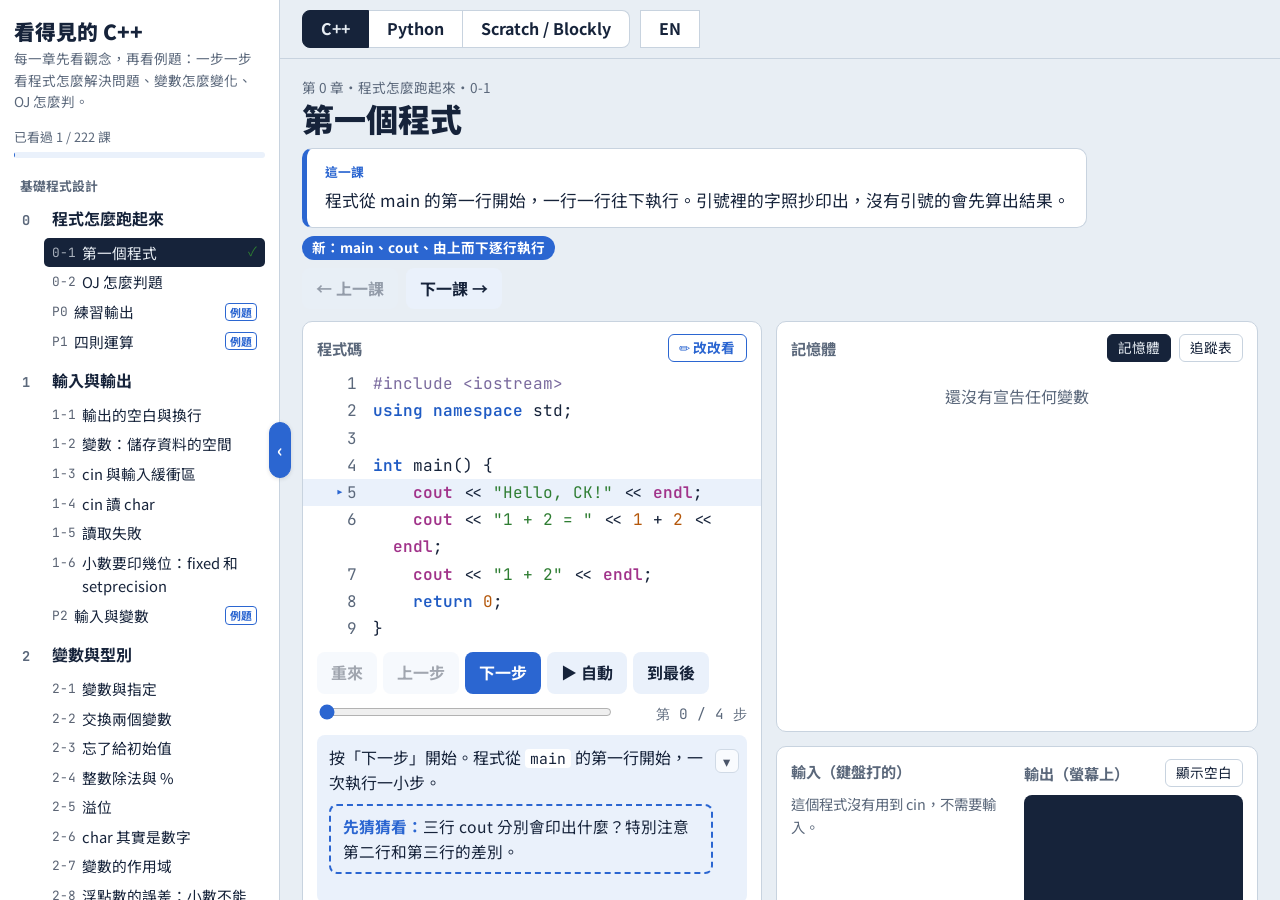
<file: index.html>
<!DOCTYPE html>
<html lang="zh-Hant">
<head>
<meta charset="UTF-8">
<meta name="viewport" content="width=device-width, initial-scale=1, viewport-fit=cover">
<title>看得見的 C++：一步一步看程式怎麼跑</title>
<link rel="preconnect" href="https://fonts.googleapis.com">
<link rel="preconnect" href="https://fonts.gstatic.com" crossorigin>
<link href="https://fonts.googleapis.com/css2?family=JetBrains+Mono:wght@400;600;700&family=Noto+Sans+TC:wght@400;500;700;900&display=swap" rel="stylesheet">
<link rel="stylesheet" href="css/style.css">
</head>
<body>
<div class="app">
  <nav id="nav" aria-label="課程目錄" data-en-label="Lessons"></nav>
  <button class="nav-toggle" id="navToggle" aria-controls="nav" aria-expanded="true" title="收合目錄"></button>
  <div class="nav-resizer" id="navResizer" aria-hidden="true" title="拖拉調整目錄寬度"></div>
  <main>
    <div class="modebar">
      <!-- 流程圖模式先暫停（js/ui.js 的「模式切換」也一起註解掉了）
      <div class="modes" role="group" aria-label="切換模式">
      <button class="mode-btn" id="modeCpp" aria-pressed="true">C++</button>
      <button class="mode-btn" id="modeFlow" aria-pressed="false" data-en="Flowchart">流程圖</button>
      </div>
      -->
      <div class="modes course" role="group" aria-label="選擇程式語言"><a class="mode-btn" id="courseCpp" href="?course=cpp">C++</a><a class="mode-btn" id="coursePy" href="?course=py">Python</a><a class="mode-btn" id="courseBlk" href="?course=blk">Scratch / Blockly</a></div>
      <button class="mode-btn lang-btn" id="langBtn" title="切換成英文" data-en-title="Switch to Chinese">EN</button>
    </div>
    <!-- 流程圖模式先暫停
    <div id="flowView" class="flow-view" hidden>
      <div class="flow-bar"><span class="hint" data-en="Flowchart mode (shows the flowchart website)">流程圖模式（目前嵌入原本的流程圖網站）</span><a class="small-btn" id="flowOpen" href="https://franktang0512.github.io/flowchart/" target="_blank" rel="noopener" data-en="Open in a new tab">在新分頁開啟</a></div>
      <iframe id="flowFrame" title="流程圖編輯器"></iframe>
    </div>
    -->
    <div class="wrap" id="cppView">
      <div class="topbar"><button class="btn" id="menu" data-en="☰ Lessons">☰ 目錄</button></div>
      <div class="lesson-head">
        <div>
          <div class="crumb" id="crumb"></div>
          <h1 id="title"></h1>
          <p class="goal" id="goal"></p>
          <div class="graph-box" id="graphBox" hidden></div>
          <div id="task"></div>
          <div class="tags" id="tags"></div>
        </div>
        <div class="lnav"><button class="btn" id="prevL" data-en="← Previous">← 上一課</button><button class="btn" id="nextL" data-en="Next lesson →">下一課 →</button></div>
      </div>

      <div class="grid">
        <section class="panel">
          <div class="ph"><h2 data-en="Code">程式碼</h2><span class="sp"></span><span class="edit-actions" id="editActions"></span><button class="small-btn" id="editBtn" data-en="✏️ Edit">✏️ 改改看</button></div>
          <div id="codeArea"></div>
          <div class="controls" id="ctl">
            <button class="btn" id="reset" data-en="Reset">重來</button>
            <button class="btn" id="prev" title="鍵盤 ← 也可以" data-en-title="You can also press ←" data-en="Back">上一步</button>
            <button class="btn primary" id="next" title="鍵盤 → 也可以" data-en-title="You can also press →" data-en="Next">下一步</button>
            <button class="btn" id="play">▶ 自動</button>
            <button class="btn" id="end" data-en="To end">到最後</button>
          </div>
          <div class="scrubrow" id="scrubrow"><input type="range" class="scrub" id="scrub" min="0" value="0" aria-label="拖曳到任一步" data-en-label="Drag to any step"><span class="count" id="count"></span></div>
          
          <div class="note-wrap" id="noteWrap"><button type="button" class="note-tog" id="noteTog" aria-expanded="true" title="收起說明" data-en-title="Hide the notes" aria-label="收起說明" data-en-label="Hide the notes">▾</button>
            <div class="note" id="note"></div></div>
          
        </section>

        <div class="right">
          <section class="panel">
            <div class="ph"><h2 id="memTitle" data-en="Memory">記憶體</h2><span class="sp"></span>
              <button class="small-btn" id="tabMem" aria-pressed="true" data-en="Memory">記憶體</button>
              <button class="small-btn" id="tabTT" aria-pressed="false" data-en="Trace table">追蹤表</button></div>
            <div id="memView"><div class="mem" id="mem"></div>
              <div class="legend" id="memLegend"></div></div>
            <div id="ttView" hidden><div class="tt-wrap" id="tt"></div>
              <div class="legend" data-en="Yellow = the value changed in that step.">黃底＝那一步改變的值。</div></div>
          </section>
          <section class="panel io-grid">
            <div><div class="ph"><h2 data-en="Input (keyboard)">輸入（鍵盤打的）</h2></div><div id="inwrap"></div></div>
            <div><div class="ph"><h2 data-en="Output (screen)">輸出（螢幕上）</h2><span class="sp"></span><button class="small-btn" id="wsBtn" aria-pressed="false" data-en="Show spaces">顯示空白</button></div><pre class="console" id="console"></pre></div>
          </section>
          <section class="panel" id="judge" hidden></section>
        </div>
      </div>
      <footer data-en="A simple model for teaching: it supports only part of C++ (int, long long, double, char, bool, string, arrays, if, while, for, cin, cout). Real addresses and garbage values change every time a program runs.">教學用簡化模型：只支援 C++ 的一部分語法（int、long long、double、char、bool、string、陣列、if、while、for、cin、cout）。真實電腦的位址與垃圾值每次執行都可能不同。</footer>
    </div>
  </main>
</div>
<script src="js/i18n.js"></script>
<script src="js/interpreter.js"></script>
<script src="js/lessons/_base.js"></script>
<script src="js/lessons/ch00-intro.js"></script>
<script src="js/lessons/ch01-io.js"></script>
<script src="js/lessons/ch02-variables.js"></script>
<script src="js/lessons/ch03-if.js"></script>
<script src="js/lessons/ch04-loops.js"></script>
<script src="js/lessons/ch05-arrays.js"></script>
<script src="js/lessons/ch06-strings.js"></script>
<script src="js/lessons/ch07-2d-arrays.js"></script>
<script src="js/lessons/ch08-functions.js"></script>
<script src="js/lessons/ch09-recursion.js"></script>
<script src="js/lessons/ch10-pointers.js"></script>
<script src="js/lessons/ch11-struct.js"></script>
<script src="js/lessons/ch12-stack.js"></script>
<script src="js/lessons/ch13-queue.js"></script>
<script src="js/lessons/ch14-sorting.js"></script>
<script src="js/lessons/ch15-search.js"></script>
<script src="js/lessons/ch16-tree.js"></script>
<script src="js/lessons/ch17-graph.js"></script>
<script src="js/lessons/ch18-brute.js"></script>
<script src="js/lessons/ch19-greedy.js"></script>
<script src="js/lessons/ch20-dp.js"></script>
<script src="js/lessons/ch21-shortest.js"></script>
<script src="js/lessons/problems-114.js"></script>
<script src="js/lessons/upcoming.js"></script>
<script src="js/lessons/en/ch00-02.js"></script>
<script src="js/lessons/en/ch03-05.js"></script>
<script src="js/lessons/en/ch06-07.js"></script>
<script src="js/lessons/en/ch08-09.js"></script>
<script src="js/lessons/en/ch10-11.js"></script>
<script src="js/lessons/en/ch12-13.js"></script>
<script src="js/lessons/en/ch14.js"></script>
<script src="js/lessons/en/ch15.js"></script>
<script src="js/lessons/en/ch16.js"></script>
<script src="js/lessons/en/ch17.js"></script>
<script src="js/lessons/en/ch18.js"></script>
<script src="js/lessons/en/ch19.js"></script>
<script src="js/lessons/en/ch20.js"></script>
<script src="js/lessons/en/ch21.js"></script>
<script src="js/lessons/en/outline.js"></script>
<script src="js/graph.js"></script>
<script src="js/dctree.js"></script>
<script src="js/py/view.js"></script>
<script src="js/py/interp.js"></script>
<script src="js/py/lessons.js"></script>
<script src="js/py/en/ch00-05.js"></script>
<script src="js/py/ch06.js"></script>
<script src="js/py/ch07.js"></script>
<script src="js/py/ch08.js"></script>
<script src="js/py/ch09.js"></script>
<script src="js/py/ch10.js"></script>
<script src="js/py/ch11.js"></script>
<script src="js/py/ch12.js"></script>
<script src="js/py/ch13.js"></script>
<script src="js/py/ch14.js"></script>
<script src="js/py/ch15.js"></script>
<script src="js/py/ch16.js"></script>
<script src="js/py/ch17.js"></script>
<script src="js/py/ch18.js"></script>
<script src="js/py/ch19.js"></script>
<script src="js/py/ch20.js"></script>
<script src="js/py/ch21.js"></script>
<script src="js/py/en/chapters.js"></script>
<script src="js/py/en/ch06-09.js"></script>
<script src="js/py/en/ch10-13.js"></script>
<script src="js/py/en/ch14-15.js"></script>
<script src="js/py/en/ch16.js"></script>
<script src="js/py/en/ch17.js"></script>
<script src="js/py/en/ch18-19.js"></script>
<script src="js/py/en/ch20.js"></script>
<script src="js/py/en/ch21.js"></script>
<!-- 積木課才載入 Blockly（從 jsDelivr；中文版再加中文的訊息檔） -->
<script>if(COURSE==="blk"){document.write('<script src="https://cdn.jsdelivr.net/npm/blockly@11.2.1/blockly.min.js"><\/script>');if(LANG!=="en")document.write('<script src="https://cdn.jsdelivr.net/npm/blockly@11.2.1/msg/zh-hant.js"><\/script>')}</script>
<script src="js/blk/blocks.js"></script>
<script src="js/blk/interp.js"></script>
<script src="js/blk/view.js"></script>
<script src="js/blk/build.js"></script>
<script src="js/blk/chapters.js"></script>
<script src="js/blk/ch08-17.js"></script>
<script src="js/blk/examples.js"></script>
<script src="js/ui.js"></script>
<script src="js/layout.js"></script>
<script src="js/selftest.js"></script>
</body>
</html>
</file>
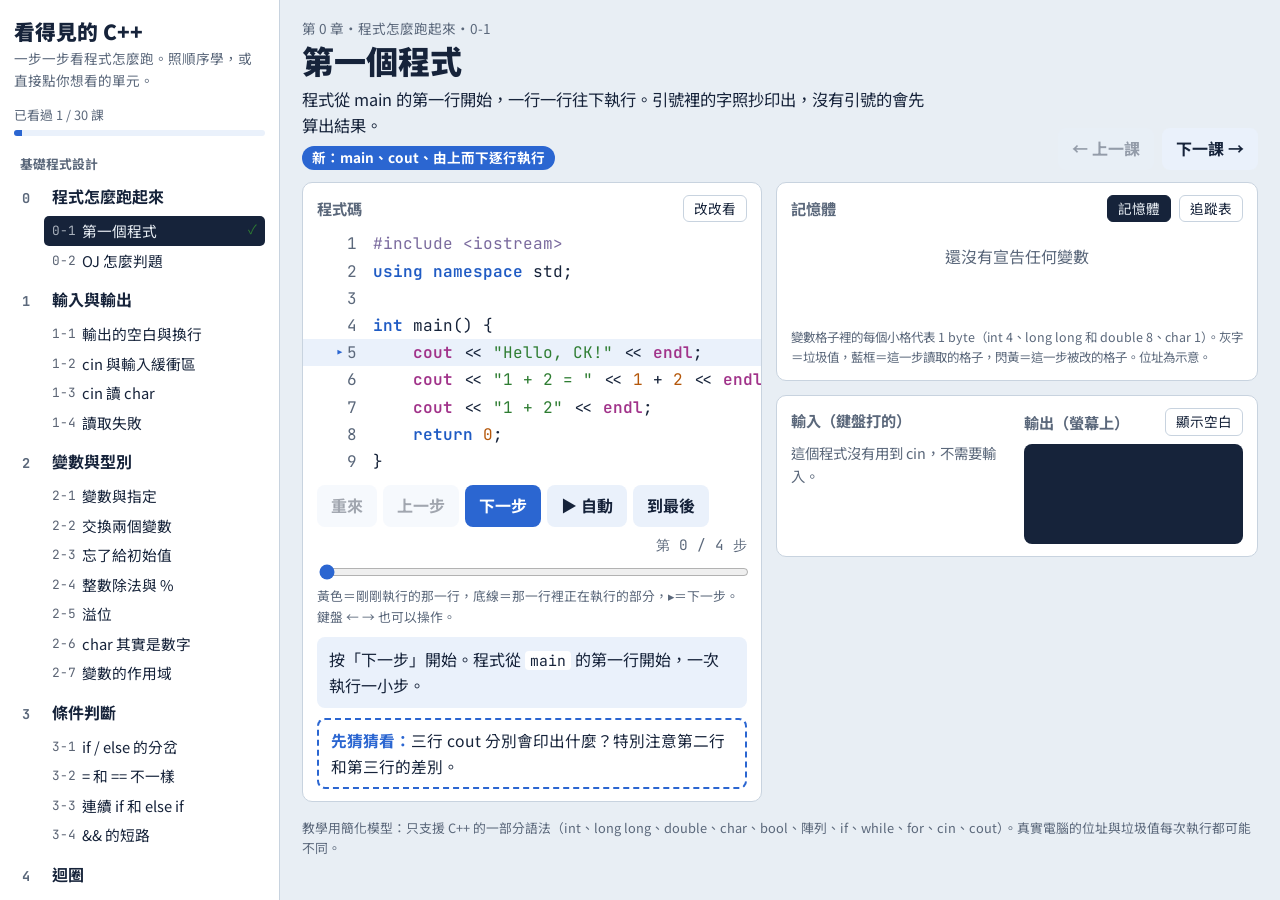
<file: cpp-visual.html>
<!DOCTYPE html>
<html lang="zh-Hant">
<head>
<meta charset="UTF-8">
<meta name="viewport" content="width=device-width, initial-scale=1, viewport-fit=cover">
<title>看得見的 C++：一步一步看程式怎麼跑</title>
<link rel="preconnect" href="https://fonts.googleapis.com">
<link rel="preconnect" href="https://fonts.gstatic.com" crossorigin>
<link href="https://fonts.googleapis.com/css2?family=JetBrains+Mono:wght@400;600;700&family=Noto+Sans+TC:wght@400;500;700;900&display=swap" rel="stylesheet">
<style>
:root{
  --bg:#E8EEF4;--panel:#FFFFFF;--ink:#16233A;--muted:#5B687B;--line:#C8D3DF;
  --hl:#FFE68C;--next:#EAF1FB;--box:#FFFBEA;--boxline:#D9C98A;--accent:#2B66D1;
  --con-bg:#16233A;--con-ink:#E2EAF4;--garbage:#97A2B2;--flash:#FFC928;
  --kw:#1F5BC4;--io:#A1338A;--str:#2E7D32;--num:#B4570A;--pp:#7A6A9E;
  --warn-bg:#FFF1DC;--warn-ink:#8A4B08;--err-bg:#FDE4E4;--err:#C62828;--ok-bg:#E2F4E3;--ok:#2E7D32;
  --sans:"Noto Sans TC","PingFang TC","Microsoft JhengHei",system-ui,sans-serif;
  --mono:"JetBrains Mono",ui-monospace,"SFMono-Regular",Consolas,monospace;
  box-sizing:border-box;padding-top:env(safe-area-inset-top,0px);padding-bottom:env(safe-area-inset-bottom,0px);
}
@media (prefers-color-scheme: dark){:root:not([data-theme="light"]){
  --bg:#0E1624;--panel:#172238;--ink:#E3EBF5;--muted:#93A1B5;--line:#2A3A56;
  --hl:#5B4A10;--next:#1D2C47;--box:#22304A;--boxline:#4A5B7A;--accent:#80A9F6;
  --con-bg:#080F1C;--con-ink:#DCE6F2;--garbage:#66748A;--flash:#C99A12;
  --kw:#86AEFF;--io:#E59AD6;--str:#8ED492;--num:#F2B271;--pp:#B6A6DE;
  --warn-bg:#3A2A10;--warn-ink:#F5C98A;--err-bg:#3D1A1C;--err:#FF8A80;--ok-bg:#16351C;--ok:#8ED492;}}
:root[data-theme="dark"]{
  --bg:#0E1624;--panel:#172238;--ink:#E3EBF5;--muted:#93A1B5;--line:#2A3A56;
  --hl:#5B4A10;--next:#1D2C47;--box:#22304A;--boxline:#4A5B7A;--accent:#80A9F6;
  --con-bg:#080F1C;--con-ink:#DCE6F2;--garbage:#66748A;--flash:#C99A12;
  --kw:#86AEFF;--io:#E59AD6;--str:#8ED492;--num:#F2B271;--pp:#B6A6DE;
  --warn-bg:#3A2A10;--warn-ink:#F5C98A;--err-bg:#3D1A1C;--err:#FF8A80;--ok-bg:#16351C;--ok:#8ED492;}
html{scroll-padding-top:env(safe-area-inset-top,0px);height:100%}
*,*::before,*::after{box-sizing:border-box}
body{margin:0;background:var(--bg);color:var(--ink);font-family:var(--sans);font-size:16px;line-height:1.6;height:100%}
button{font:inherit;color:inherit}
button:focus-visible,textarea:focus-visible,input:focus-visible,select:focus-visible{outline:3px solid var(--accent);outline-offset:2px}
code{font-family:var(--mono);font-size:.92em;background:var(--panel);padding:0 5px;border-radius:4px}

.app{display:grid;grid-template-columns:280px minmax(0,1fr);height:100%}
/* ---------- 目錄 ---------- */
nav{background:var(--panel);border-right:1.5px solid var(--line);overflow-y:auto;padding:18px 14px 30px}
.brand{font-weight:900;font-size:1.3rem;line-height:1.25;margin:0 0 4px}
.brand-sub{font-size:.85rem;color:var(--muted);margin:0 0 14px}
.progress{font-size:.8rem;color:var(--muted);margin-bottom:10px}
.bar{height:6px;border-radius:3px;background:var(--next);overflow:hidden;margin-top:4px}
.bar i{display:block;height:100%;background:var(--accent)}
.part{font-size:.8rem;font-weight:700;color:var(--muted);margin:18px 6px 4px}
.ch{margin:2px 0}
.ch-title{display:flex;align-items:baseline;gap:8px;width:100%;text-align:left;background:none;border:none;padding:6px 8px;border-radius:6px;cursor:pointer;font-weight:700}
.ch-title:hover{background:var(--next)}
.ch-no{font-family:var(--mono);color:var(--muted);font-size:.85rem;width:1.6em;flex:none}
.ch.soon .ch-title{color:var(--muted);font-weight:500}
.soon-tag{font-size:.7rem;border:1px solid var(--line);border-radius:4px;padding:0 5px;margin-left:auto;color:var(--muted);font-weight:500}
.ls{list-style:none;margin:0 0 6px;padding:0 0 0 30px}
.ls li button{display:flex;gap:6px;width:100%;text-align:left;background:none;border:none;padding:3px 8px;border-radius:5px;cursor:pointer;font-size:.92rem}
.ls li button:hover{background:var(--next)}
.ls li button[aria-current="true"]{background:var(--ink);color:var(--bg)}
.ls .lid{font-family:var(--mono);font-size:.8rem;opacity:.7;flex:none;padding-top:2px}
.ls .seen{margin-left:auto;color:var(--ok);font-size:.8rem}
.soon-list{margin:0 0 6px;padding:0 0 0 38px;font-size:.82rem;color:var(--muted)}
.soon-list li{margin:1px 0}

main{overflow-y:auto}
.wrap{max-width:1320px;margin:0 auto;padding:18px 22px 40px}
.topbar{display:none;gap:10px;align-items:center;margin-bottom:10px}
.lesson-head{display:flex;flex-wrap:wrap;gap:8px 24px;align-items:flex-end;justify-content:space-between;margin-bottom:12px}
.crumb{font-size:.85rem;color:var(--muted)}
h1{font-size:clamp(1.5rem,2.6vw,2rem);font-weight:900;margin:0;line-height:1.25}
.goal{max-width:70ch;margin:6px 0 0;font-size:1.02rem}
.tags{display:flex;flex-wrap:wrap;gap:6px;margin-top:8px;font-size:.85rem}
.tag-new{background:var(--accent);color:var(--panel);padding:1px 10px;border-radius:999px;font-weight:700}
.tag-use{border:1.5px solid var(--line);padding:0 10px;border-radius:999px;color:var(--muted)}
.lnav{display:flex;gap:8px}
.task{margin:10px 0 0;padding:8px 12px;border-left:4px solid var(--accent);background:var(--panel);border-radius:0 6px 6px 0;max-width:70ch}

.grid{display:grid;grid-template-columns:minmax(0,1fr) minmax(0,1.05fr);gap:14px}
.panel{background:var(--panel);border:1.5px solid var(--line);border-radius:10px;padding:12px 14px}
.ph{display:flex;align-items:center;gap:8px;margin:0 0 8px}
.ph h2{font-size:.95rem;margin:0;font-weight:700;color:var(--muted)}
.ph .sp{margin-left:auto}
.small-btn{border:1.5px solid var(--line);background:var(--panel);border-radius:6px;padding:2px 10px;font-size:.85rem;cursor:pointer}
.small-btn[aria-pressed="true"]{background:var(--ink);color:var(--bg);border-color:var(--ink)}

/* code */
.code{font-family:var(--mono);font-size:clamp(.88rem,1.25vw,1.02rem);line-height:1.7;overflow-x:auto;margin:0 -14px}
.ln{display:flex;padding:0 14px;white-space:pre;border-left:5px solid transparent}
.ln .no{width:2.2em;flex:none;color:var(--muted);text-align:right;margin-right:1em;user-select:none}
.ln.cur{background:var(--hl);border-left-color:var(--flash)}
.ln.nxt{background:var(--next)}
.ln.nxt .no::before{content:"▸";color:var(--accent);margin-right:2px}
.ln.bad{background:var(--err-bg);border-left-color:var(--err)}
.ln mark{background:none;color:inherit;box-shadow:inset 0 -3px 0 var(--accent);border-radius:2px}
.kw{color:var(--kw);font-weight:600}.io{color:var(--io);font-weight:600}.str{color:var(--str)}.num{color:var(--num)}.pp{color:var(--pp)}.cm{color:var(--muted);font-style:italic}
.editor{width:100%;min-height:340px;font-family:var(--mono);font-size:1rem;line-height:1.6;border:1.5px solid var(--accent);border-radius:6px;padding:8px 10px;background:var(--bg);color:var(--ink);resize:vertical;tab-size:4}
.edit-bar{display:flex;flex-wrap:wrap;gap:8px;margin-top:8px}

.controls{display:flex;flex-wrap:wrap;gap:6px;align-items:center;margin-top:10px}
.btn{font-weight:700;border:none;border-radius:8px;padding:8px 14px;cursor:pointer;background:var(--next)}
.btn.primary{background:var(--accent);color:#fff}
:root[data-theme="dark"] .btn.primary{color:#0E1624}
@media (prefers-color-scheme: dark){:root:not([data-theme="light"]) .btn.primary{color:#0E1624}}
.btn:disabled{opacity:.4;cursor:default}
.count{margin-left:auto;font-family:var(--mono);color:var(--muted);font-size:.9rem}
.scrub{width:100%;margin-top:8px;accent-color:var(--accent)}
.hint{font-size:.8rem;color:var(--muted)}

.note{margin-top:10px;padding:10px 12px;border-radius:8px;background:var(--next);font-size:1rem;min-height:4.2em}
.note .vis{font-family:var(--mono);background:var(--panel);padding:0 6px;border-radius:4px}
.warn{margin-top:8px;padding:6px 10px;border-radius:6px;background:var(--warn-bg);color:var(--warn-ink);font-size:.95rem}
.err{padding:6px 10px;border-radius:6px;background:var(--err-bg);color:var(--err);font-size:1rem}
.tip{margin-top:8px;font-size:.95rem;padding-left:10px;border-left:3px solid var(--flash)}
.ask{margin-top:10px;padding:8px 12px;border-radius:8px;border:2px dashed var(--accent);font-size:.98rem}
.ask b{color:var(--accent)}

.right{display:flex;flex-direction:column;gap:14px;min-width:0}
/* memory */
.mem{position:relative;display:flex;flex-direction:column;gap:10px;min-height:90px}
.empty{color:var(--muted);padding:14px 0;text-align:center}
.grp{font-family:var(--mono);font-size:.82rem;font-weight:700;color:var(--muted);border-bottom:1px dashed var(--line);padding-bottom:2px}
.var{display:flex;flex-wrap:wrap;align-items:center;gap:4px 12px}
.addr{font-family:var(--mono);color:var(--muted);font-size:.8rem;width:5.6em;flex:none}
.box{position:relative;display:grid;grid-template-columns:repeat(var(--n),minmax(16px,30px));min-width:44px;height:50px;border:2.5px solid var(--ink);border-radius:6px;background:var(--box);overflow:hidden}
.box span{border-right:1px dashed var(--boxline)}.box span:last-child{border-right:none}
.val{position:absolute;inset:0;display:flex;align-items:center;justify-content:center;font-family:var(--mono);font-weight:700;font-size:1.25rem;white-space:nowrap}
.val.g{color:var(--garbage);font-size:1rem}
.flash{animation:flash 1.1s ease-out}
@keyframes flash{0%{background:var(--flash);transform:scale(1.05)}100%{transform:scale(1)}}
.rd{box-shadow:0 0 0 3px var(--accent)}
.meta{line-height:1.25}
.meta .nm{font-family:var(--mono);font-weight:700;font-size:1.15rem}
.meta .ty{font-size:.8rem;color:var(--muted)}
.gtag{display:inline-block;font-size:.7rem;padding:0 6px;border-radius:4px;background:var(--garbage);color:var(--panel);margin-left:4px;vertical-align:2px;font-family:var(--sans)}
.arr-head{display:flex;gap:10px;align-items:baseline}
.arr{display:flex;overflow-x:auto;padding:4px 2px 2px;margin-left:5.6em}
.cell{flex:none;display:flex;flex-direction:column;align-items:center;min-width:46px}
.cell .cv{width:100%;height:42px;display:flex;align-items:center;justify-content:center;border:2.5px solid var(--ink);border-right-width:0;background:var(--box);font-family:var(--mono);font-weight:700;font-size:1.05rem;padding:0 4px}
.cell:last-of-type .cv,.cell.last .cv{border-right-width:2.5px}
.cell .cv.g{color:var(--garbage);font-size:.85rem}
.cell .ci{font-family:var(--mono);font-size:.78rem;color:var(--muted)}
.cell .mk{font-family:var(--mono);font-size:.82rem;font-weight:700;color:var(--accent);min-height:1.2em}
.cell.oob .cv{border:2.5px dashed var(--err);color:var(--err);background:var(--err-bg)}
.cell.oob .ci{color:var(--err);font-weight:700}
.legend{font-size:.78rem;color:var(--muted);margin-top:8px}
@media (prefers-reduced-motion: reduce){.flash{animation:none;background:var(--hl)}}

/* trace table */
.tt-wrap{max-height:340px;overflow:auto}
table.tt{border-collapse:collapse;font-family:var(--mono);font-size:.88rem;width:100%}
.tt th,.tt td{border-bottom:1px solid var(--line);padding:3px 8px;text-align:right;white-space:nowrap}
.tt th{position:sticky;top:0;background:var(--panel);color:var(--muted);font-weight:600}
.tt td.ch{background:var(--hl);font-weight:700}
.tt tr.now td{border-bottom:2px solid var(--accent)}
.tt td.o{text-align:left;color:var(--str)}

/* io */
.io-grid{display:grid;grid-template-columns:1fr 1fr;gap:14px}
textarea.stdin{width:100%;font-family:var(--mono);font-size:.95rem;border:1.5px solid var(--line);border-radius:6px;padding:5px 8px;background:var(--bg);color:var(--ink);resize:vertical;min-height:2.6em}
.buf{font-family:var(--mono);font-size:1rem;margin-top:8px;line-height:1.9;word-break:break-all}
.buf span{display:inline-block;min-width:.9em;text-align:center;border-radius:3px}
.buf .ws{color:var(--garbage)}
.buf .used{opacity:.35}
.buf .got{background:var(--flash);color:#16233A;opacity:1}
.buf .cur{box-shadow:-2px 0 0 var(--accent)}
.buf .eof{color:var(--muted);font-size:.8rem;font-family:var(--sans);margin-left:4px}
.failtag{display:inline-block;margin-top:6px;font-size:.82rem;color:var(--err);font-weight:700}
.console{background:var(--con-bg);color:var(--con-ink);font-family:var(--mono);font-size:1.02rem;border-radius:8px;padding:8px 10px;min-height:100px;max-height:260px;overflow:auto;white-space:pre-wrap;word-break:break-all;margin:0}
.console .wsv{opacity:.45}
.console .new{background:rgba(255,201,40,.28);border-radius:2px}
.noinput{color:var(--muted);font-size:.9rem;margin:0}

/* judge */
.verdict{font-weight:900;font-size:1.2rem;padding:4px 12px;border-radius:6px;display:inline-block}
.verdict.ac{background:var(--ok-bg);color:var(--ok)}
.verdict.wa{background:var(--err-bg);color:var(--err)}
.verdict.wait{background:var(--next);color:var(--muted);font-size:1rem}
.cmp{display:grid;grid-template-columns:1fr 1fr;gap:10px;margin-top:8px}
.cmp pre{margin:4px 0 0;font-family:var(--mono);font-size:.92rem;background:var(--bg);border-radius:6px;padding:6px 8px;white-space:pre-wrap;word-break:break-all;min-height:2.4em}
.cmp .bad{background:var(--err-bg);color:var(--err)}
.cmp .wsv{opacity:.5}

footer{margin-top:16px;font-size:.8rem;color:var(--muted)}
@media (max-width:1150px){.grid{grid-template-columns:minmax(0,1fr)}}
@media (max-width:860px){
  .app{grid-template-columns:minmax(0,1fr)}
  nav{position:fixed;inset:0 auto 0 0;width:min(320px,88vw);z-index:20;transform:translateX(-105%);transition:transform .2s;padding-top:calc(18px + env(safe-area-inset-top,0px))}
  nav.open{transform:none;box-shadow:0 0 0 100vmax rgba(0,0,0,.35)}
  .topbar{display:flex}
  .io-grid,.cmp{grid-template-columns:1fr}
  .wrap{padding:12px 12px 30px}
}
</style>
</head>
<body>
<div class="app">
  <nav id="nav" aria-label="課程目錄"></nav>
  <main>
    <div class="wrap">
      <div class="topbar"><button class="btn" id="menu">☰ 目錄</button></div>
      <div class="lesson-head">
        <div>
          <div class="crumb" id="crumb"></div>
          <h1 id="title"></h1>
          <p class="goal" id="goal"></p>
          <div id="task"></div>
          <div class="tags" id="tags"></div>
        </div>
        <div class="lnav"><button class="btn" id="prevL">← 上一課</button><button class="btn" id="nextL">下一課 →</button></div>
      </div>

      <div class="grid">
        <section class="panel">
          <div class="ph"><h2>程式碼</h2><span class="sp"></span><button class="small-btn" id="editBtn">改改看</button></div>
          <div id="codeArea"></div>
          <div class="controls" id="ctl">
            <button class="btn" id="reset">重來</button>
            <button class="btn" id="prev">上一步</button>
            <button class="btn primary" id="next">下一步</button>
            <button class="btn" id="play">▶ 自動</button>
            <button class="btn" id="end">到最後</button>
            <span class="count" id="count"></span>
          </div>
          <input type="range" class="scrub" id="scrub" min="0" value="0" aria-label="拖曳到任一步">
          <div class="hint">黃色＝剛剛執行的那一行，底線＝那一行裡正在執行的部分，▸＝下一步。鍵盤 ← → 也可以操作。</div>
          <div class="note" id="note"></div>
          <div id="ask"></div>
        </section>

        <div class="right">
          <section class="panel">
            <div class="ph"><h2 id="memTitle">記憶體</h2><span class="sp"></span>
              <button class="small-btn" id="tabMem" aria-pressed="true">記憶體</button>
              <button class="small-btn" id="tabTT" aria-pressed="false">追蹤表</button></div>
            <div id="memView"><div class="mem" id="mem"></div>
              <div class="legend">變數格子裡的每個小格代表 1 byte（int 4、long long 和 double 8、char 1）。灰字＝垃圾值，藍框＝這一步讀取的格子，閃黃＝這一步被改的格子。位址為示意。</div></div>
            <div id="ttView" hidden><div class="tt-wrap" id="tt"></div>
              <div class="legend">每一列是一步執行後的變數值。黃底＝這一步改變的值。</div></div>
          </section>
          <section class="panel io-grid">
            <div><div class="ph"><h2>輸入（鍵盤打的）</h2></div><div id="inwrap"></div></div>
            <div><div class="ph"><h2>輸出（螢幕上）</h2><span class="sp"></span><button class="small-btn" id="wsBtn" aria-pressed="false">顯示空白</button></div><pre class="console" id="console"></pre></div>
          </section>
          <section class="panel" id="judge" hidden></section>
        </div>
      </div>
      <footer>教學用簡化模型：只支援 C++ 的一部分語法（int、long long、double、char、bool、陣列、if、while、for、cin、cout）。真實電腦的位址與垃圾值每次執行都可能不同。</footer>
    </div>
  </main>
</div>
<script>
/* ================= 迷你 C++ 直譯器：把程式執行過程錄成一格一格的快照 ================= */
const SIZE={int:4,ll:8,double:8,char:1,bool:1};
const TNAME={int:"int",ll:"long long",double:"double",char:"char",bool:"bool"};
const GARB={int:[32764,4199,-1294,21845,7,-86,1,6422,-17,327],ll:[140737488355,4198400],double:[6.95e-310],char:[0,64,8],bool:[0]};
const LIMIT=3000;
const BRK={brk:1},CNT={cnt:1},RET={ret:1},LIM={lim:1};
const KW=new Set(["int","long","double","float","char","bool","void","if","else","while","for","break","continue","return","true","false","const","using","namespace","unsigned"]);

function esc(t){return String(t).replace(/&/g,"&amp;").replace(/</g,"&lt;").replace(/>/g,"&gt;")}
function cerr(pos,msg){return{compile:true,pos,msg}}
function unesc(c){return{n:"\n",t:"\t","0":"\0","\\":"\\","'":"'",'"':'"'}[c]??c}
function charLit(v){const c=v<0?v+256:v;if(c===10)return"'\\n'";if(c===0)return"'\\0'";if(c===32)return"' '";if(c<32||c===127)return`(${c})`;return`'${String.fromCharCode(c)}'`}
function fmtVal(t,v){
  if(t==="char")return charLit(v);
  if(t==="bool")return v?"true":"false";
  if(t==="double"){if(!isFinite(v))return String(v);if(Number.isInteger(v)&&Math.abs(v)<1e15)return v.toFixed(1);if(v!==0&&Math.abs(v)<1e-4)return v.toExponential(2);return String(+v.toPrecision(10))}
  return String(v);
}
function fmtDouble(x){
  if(isNaN(x))return"nan";if(!isFinite(x))return x>0?"inf":"-inf";if(x===0)return"0";
  const e=Math.floor(Math.log10(Math.abs(x)));
  if(e<-4||e>=6){let[m,ex]=x.toExponential(5).split("e");m=String(+m);const n=parseInt(ex,10);return m+"e"+(n<0?"-":"+")+String(Math.abs(n)).padStart(2,"0")}
  return String(+x.toPrecision(6));
}
function fmtOut(v){
  if(v.t==="double")return fmtDouble(v.v);
  if(v.t==="char"){const c=v.v<0?v.v+256:v.v;return String.fromCharCode(c)}
  return String(v.v);
}

/* ---------- 斷詞 ---------- */
function tokenize(src){
  const toks=[];let i=0;const n=src.length;
  const ops=["<<=",">>=","<<",">>","<=",">=","==","!=","&&","||","++","--","+=","-=","*=","/=","%=","::"];
  while(i<n){
    const c=src[i];
    if(/\s/.test(c)){i++;continue}
    if(c==="#"){while(i<n&&src[i]!=="\n")i++;continue}
    if(src.startsWith("//",i)){while(i<n&&src[i]!=="\n")i++;continue}
    if(src.startsWith("/*",i)){const j=src.indexOf("*/",i+2);i=j<0?n:j+2;continue}
    const st=i;
    if(/[0-9]/.test(c)||(c==="."&&/[0-9]/.test(src[i+1]||""))){
      while(i<n&&/[0-9.]/.test(src[i]))i++;
      if(/[eE]/.test(src[i]||"")&&/[0-9+-]/.test(src[i+1]||"")){i+=2;while(i<n&&/[0-9]/.test(src[i]))i++}
      while(i<n&&/[LlUu]/.test(src[i]))i++;
      toks.push({t:"num",v:src.slice(st,i),s:st,e:i});continue;
    }
    if(/[A-Za-z_]/.test(c)){while(i<n&&/[A-Za-z0-9_]/.test(src[i]))i++;const w=src.slice(st,i);toks.push({t:KW.has(w)?"kw":"id",v:w,s:st,e:i});continue}
    if(c==='"'){i++;let v="";while(i<n&&src[i]!=='"'&&src[i]!=="\n"){if(src[i]==="\\"){v+=unesc(src[i+1]);i+=2}else v+=src[i++]}
      if(src[i]!=='"')throw cerr(st,'字串少了結尾的雙引號 "');i++;toks.push({t:"str",v,s:st,e:i});continue}
    if(c==="'"){i++;let v;if(src[i]==="\\"){v=unesc(src[i+1]);i+=2}else v=src[i++];
      if(src[i]!=="'")throw cerr(st,"字元要用單引號包住「一個」字，例如 'A'；好幾個字要用雙引號");i++;toks.push({t:"chr",v:(v||"\0").charCodeAt(0),s:st,e:i});continue}
    let op=ops.find(o=>src.startsWith(o,i));
    if(!op&&"+-*/%<>=!(){}[];,&?:".includes(c))op=c;
    if(!op){
      if(c.charCodeAt(0)>127)throw cerr(st,`看不懂「${c}」。是不是打成全形符號了？程式碼裡的符號都要用半形。`);
      throw cerr(st,`看不懂的符號「${c}」`);
    }
    i+=op.length;toks.push({t:"op",v:op,s:st,e:i});
  }
  toks.push({t:"eof",v:"",s:n,e:n});return toks;
}

/* ---------- 語法分析 ---------- */
function parse(src){
  const T=tokenize(src);let p=0;
  const peek=(k=0)=>T[Math.min(p+k,T.length-1)],next=()=>T[p++];
  const is=(v,k=0)=>{const t=peek(k);return(t.t==="op"||t.t==="kw")&&t.v===v};
  const expect=(v,hint)=>{if(!is(v)){const t=peek();const at=hint==="semi"?T[p-1].e:t.s;throw cerr(at,hint==="semi"?"這行結尾好像少了分號 ;":`這裡應該要有「${v}」`)}return next()};
  const TYPES=["int","long","double","float","char","bool","const","unsigned"];
  const isType=(k=0)=>{const t=peek(k);return t.t==="kw"&&TYPES.includes(t.v)};
  function skipStd(){if(peek().t==="id"&&peek().v==="std"&&is("::",1))p+=2}
  function parseType(){
    while(is("const")||is("unsigned"))next();
    const t=next();
    if(t.v==="long"){if(is("long"))next();if(is("int"))next();return"ll"}
    if(t.v==="float")return"double";
    if(!["int","double","char","bool"].includes(t.v))throw cerr(t.s,"這裡應該是型別，例如 int");
    return t.v;
  }
  function parseDecl(){
    const st=peek().s,type=parseType(),items=[];
    do{
      const id=next();if(id.t!=="id")throw cerr(id.s,"型別後面要接變數名稱");
      const it={name:id.v,s:id.s};
      if(is("[")){next();it.size=parseExpr();expect("]")}
      if(is("=")){next();
        if(is("{")){next();it.list=[];if(!is("}")){do{it.list.push(parseAssign())}while(is(",")&&next())}expect("}")}
        else it.init=parseAssign();
      }
      it.e=T[p-1].e;items.push(it);
    }while(is(",")&&next());
    return{k:"decl",type,items,s:st,e:T[p-1].e};
  }
  function parseBlock(){
    const o=expect("{");const body=[];
    while(!is("}")){if(peek().t==="eof")throw cerr(o.s,"這個 { 沒有對應的 }");body.push(parseStmt())}
    const c=next();return{k:"block",body,s:o.s,e:c.e,close:c.s};
  }
  function parseStmt(){
    const t=peek();
    if(is("{"))return parseBlock();
    if(is(";")){next();return{k:"empty",s:t.s,e:t.e}}
    if(is("if")){next();expect("(");const cond=parseExpr();expect(")");const then=parseStmt();let els=null;if(is("else")){next();els=parseStmt()}return{k:"if",cond,then,els,s:t.s,e:T[p-1].e}}
    if(is("while")){next();expect("(");const cond=parseExpr();expect(")");return{k:"while",cond,body:parseStmt(),s:t.s,e:t.e}}
    if(is("for")){next();const op=expect("(");let init=null;
      if(!is(";")){if(isType())init=parseDecl();else{const x=parseExpr();init={k:"expr",x,s:x.s,e:x.e}}}
      expect(";","semi");const cond=is(";")?null:parseExpr();expect(";","semi");const upd=is(")")?null:parseExpr();const cp=expect(")");
      return{k:"for",init,cond,upd,body:parseStmt(),s:t.s,e:cp.e}}
    if(is("break")||is("continue")){next();expect(";","semi");return{k:t.v,s:t.s,e:t.e}}
    if(is("return")){next();const x=is(";")?null:parseExpr();expect(";","semi");return{k:"return",x,s:t.s,e:T[p-1].e}}
    if(is("else"))throw cerr(t.s,"這個 else 找不到對應的 if。檢查上面的 if 是不是多了分號，或大括號沒配對");
    if(isType()){const d=parseDecl();expect(";","semi");return d}
    const x=parseExpr();expect(";","semi");return{k:"expr",x,s:x.s,e:x.e};
  }
  const parseExpr=()=>parseAssign();
  function parseAssign(){
    const l=parseOr();
    if(peek().t==="op"&&["=","+=","-=","*=","/=","%="].includes(peek().v)){
      const op=next().v;const r=parseAssign();
      if(!["var","idx"].includes(l.k))throw cerr(l.s,"等號左邊必須是變數");
      return{k:"assign",op,l,r,s:l.s,e:r.e};
    }
    return l;
  }
  const bin=(sub,ops)=>()=>{let l=sub();while(peek().t==="op"&&ops.includes(peek().v)){const op=next().v;const r=sub();l={k:"bin",op,l,r,s:l.s,e:r.e}}return l};
  const parseMul=bin(()=>parseUnary(),["*","/","%"]);
  const parseAdd=bin(parseMul,["+","-"]);
  function parseShift(){
    skipStd();const t=peek();
    if(t.t==="id"&&t.v==="cin"){next();
      if(is("<<"))throw cerr(peek().s,"cin 要用 >>（箭頭指向變數，資料流進變數裡）");
      const targets=[];while(is(">>")){const op=next();const x=parsePostfix();if(!["var","idx"].includes(x.k))throw cerr(x.s,"cin >> 後面要接變數");targets.push({x,s:op.s,e:x.e})}
      if(!targets.length)throw cerr(t.s,"cin 後面要接 >> 變數");return{k:"cin",targets,s:t.s,e:T[p-1].e}}
    if(t.t==="id"&&t.v==="cout"){next();
      if(is(">>"))throw cerr(peek().s,"cout 要用 <<（資料流向螢幕）");
      const items=[];while(is("<<")){next();skipStd();items.push(parseAdd())}
      if(!items.length)throw cerr(t.s,"cout 後面要接 << 要印的東西");return{k:"cout",items,s:t.s,e:T[p-1].e}}
    return parseAdd();
  }
  const parseRel=bin(parseShift,["<","<=",">",">="]);
  const parseEq=bin(parseRel,["==","!="]);
  const parseAnd=bin(parseEq,["&&"]);
  const parseOr=bin(parseAnd,["||"]);
  function parseUnary(){
    const t=peek();
    if(t.t==="op"&&["-","+","!"].includes(t.v)){next();const x=parseUnary();return{k:"un",op:t.v,x,s:t.s,e:x.e}}
    if(t.t==="op"&&(t.v==="++"||t.v==="--")){next();const x=parseUnary();return{k:"pre",op:t.v,x,s:t.s,e:x.e}}
    if(is("(")&&isType(1)){next();const ty=parseType();expect(")");const x=parseUnary();return{k:"cast",type:ty,x,s:t.s,e:x.e}}
    return parsePostfix();
  }
  function parsePostfix(){
    let x=parsePrimary();
    for(;;){
      if(is("[")){next();const i=parseExpr();const c=expect("]");x={k:"idx",a:x,i,s:x.s,e:c.e}}
      else if(is("++")||is("--")){const o=next();x={k:"post",op:o.v,x,s:x.s,e:o.e}}
      else break;
    }
    return x;
  }
  function parsePrimary(){
    skipStd();const t=next();
    if(t.t==="num"){const raw=t.v.replace(/[lLuU]/g,"");const isD=/[.eE]/.test(raw);
      if(isD)return{k:"lit",val:{t:"double",v:parseFloat(raw)},s:t.s,e:t.e};
      const v=parseInt(raw,10);return{k:"lit",val:{t:(/[lL]/.test(t.v)||v>2147483647)?"ll":"int",v},s:t.s,e:t.e}}
    if(t.t==="chr")return{k:"lit",val:{t:"char",v:t.v},s:t.s,e:t.e};
    if(t.t==="str")return{k:"str",v:t.v,s:t.s,e:t.e};
    if(t.t==="kw"&&(t.v==="true"||t.v==="false"))return{k:"lit",val:{t:"bool",v:t.v==="true"?1:0},s:t.s,e:t.e};
    if(t.t==="id"){
      if(t.v==="endl")return{k:"endl",s:t.s,e:t.e};
      if(is("(")){next();const args=[];if(!is(")")){do{args.push(parseAssign())}while(is(",")&&next())}const c=expect(")");
        if(!["max","min","abs"].includes(t.v))throw cerr(t.s,`這個網頁目前不支援函式 ${t.v}()`);
        return{k:"call",f:t.v,args,s:t.s,e:c.e}}
      return{k:"var",name:t.v,s:t.s,e:t.e};
    }
    if(t.t==="op"&&t.v==="("){const x=parseExpr();const c=expect(")");return{...x,s:t.s,e:c.e,paren:true}}
    if(t.t==="eof")throw cerr(t.s,"程式好像還沒寫完（少了 } 或 ;？）");
    throw cerr(t.s,`這裡不該出現「${t.v}」`);
  }
  const prog={globals:[],main:null};
  while(peek().t!=="eof"){
    if(is("using")){while(!is(";")&&peek().t!=="eof")next();expect(";","semi");continue}
    if(isType()||is("void")){
      const save=p;if(is("void"))next();else parseType();const nm=peek();
      if(nm.t==="id"&&is("(",1)){
        if(nm.v!=="main")throw cerr(nm.s,"這個網頁目前只支援 main 函式（自訂函式會在第 9 章出現）");
        next();expect("(");expect(")");prog.main=parseBlock();continue;
      }
      p=save;prog.globals.push(parseDecl());expect(";","semi");continue;
    }
    throw cerr(peek().s,`看不懂「${peek().v}」`);
  }
  if(!prog.main)throw cerr(0,"找不到 int main() { ... }");
  return prog;
}

/* ---------- 執行並錄下每一步 ---------- */
function run(prog,src,input){
  const starts=[0];for(let i=0;i<src.length;i++)if(src[i]==="\n")starts.push(i+1);
  const lineOf=off=>{let l=0;while(l+1<starts.length&&starts[l+1]<=off)l++;return l+1};
  const S={vars:[],scopes:[],out:"",inp:input||"",pos:0,fail:false,lastRead:null,addr:0x61fe00,gaddr:0x404040,gi:{},changed:new Set(),read:new Set(),notes:[],inCond:false,quiet:false,info:null,lastCout:""};
  const trace=[];let idc=0;
  const txt=n=>src.slice(n.s,n.e);
  const code=n=>`<code>${esc(txt(n))}</code>`;
  function snap(node,note,extra={},force){
    if(!force&&trace.length>=LIMIT)throw LIM;
    const warn=S.notes.length?`<div class="warn">${S.notes.join("<br>")}</div>`:"";
    trace.push({line:lineOf(node.s),span:[node.s,node.e],note:note+warn,
      vars:S.vars.map(v=>({...v,values:v.values.slice(),init:v.init.slice()})),
      out:S.out,pos:S.pos,fail:S.fail,lastRead:S.lastRead,changed:[...S.changed],read:[...S.read],...extra});
    S.changed.clear();S.read.clear();S.notes=[];S.lastRead=null;
  }
  const rterr=(node,msg,extra={})=>({rt:true,node,msg,...extra});
  const note=m=>{if(!S.quiet&&!S.notes.includes(m))S.notes.push(m)};

  function lookup(name,node){
    for(let i=S.scopes.length-1;i>=0;i--){const v=S.scopes[i].get(name);if(v)return v}
    if(name==="cin"||name==="cout")throw rterr(node,`${name} 必須寫在算式的最前面`);
    throw rterr(node,`變數 <code>${esc(name)}</code> 還沒有宣告就使用了（真正的 C++ 會出現編譯錯誤）。`);
  }
  function declare(type,name,len,node,global){
    const sc=S.scopes[S.scopes.length-1];
    if(sc.has(name))throw rterr(node,`<code>${esc(name)}</code> 在同一個區塊裡宣告了兩次（真正的 C++ 會編譯錯誤）。`);
    const n=len??1,sz=SIZE[type];
    const v={id:idc++,name,type,isArr:len!=null,len:n,addr:global?S.gaddr:S.addr,values:[],init:[],scope:global?"global":"main"};
    if(global)S.gaddr+=sz*n;else S.addr+=sz*n;
    const g=GARB[type];
    for(let i=0;i<n;i++){
      if(global){v.values.push(0);v.init.push(true)}
      else{S.gi[type]=(S.gi[type]||0);v.values.push(g[S.gi[type]++%g.length]);v.init.push(false)}
    }
    sc.set(name,v);S.vars.push(v);return v;
  }
  function popScope(at,msg){
    const sc=S.scopes.pop();const freed=[...sc.values()];if(!freed.length)return;
    S.vars=S.vars.filter(v=>!freed.includes(v));
    S.addr=Math.min(S.addr,...freed.filter(v=>v.scope!=="global").map(v=>v.addr));
    if(at)snap(at,msg(freed.map(v=>`<code>${esc(v.name)}</code>`).join("、")));
  }
  function conv(type,val){
    let v=val.v;
    if(type==="double")return v;
    if(type==="bool")return v!==0?1:0;
    v=Math.trunc(v);
    if(type==="int"){const w=v|0;if(w!==v)note(`⚠ ${v} 超出 int 能存的範圍（−2147483648 ～ 2147483647），發生<b>溢位</b>，變成 ${w}。`);return w}
    if(type==="char")return(v<<24)>>24;
    return v;
  }
  const rank=t=>t==="double"?3:t==="ll"?2:1;
  const B=x=>({t:"bool",v:x?1:0});
  const truthy=v=>v.v!==0;
  function arith(op,a,b,node){
    const t=Math.max(rank(a.t),rank(b.t))===3?"double":Math.max(rank(a.t),rank(b.t))===2?"ll":"int";
    const x=a.v,y=b.v;let r;
    if((op==="/"||op==="%")&&t!=="double"&&y===0)throw rterr(node,"除以 0！程式在這裡當掉了（Runtime Error）。");
    if(op==="%"&&t==="double")throw rterr(node,"% 只能用在整數上（真正的 C++ 會編譯錯誤）。");
    if(op==="+")r=x+y;else if(op==="-")r=x-y;else if(op==="*")r=x*y;
    else if(op==="/"){r=t==="double"?x/y:Math.trunc(x/y);if(t!=="double"&&x%y!==0)note(`ℹ ${x} / ${y}：兩邊都是整數 → <b>整數除法</b>，小數部分直接丟掉，得到 ${r}。`)}
    else r=x%y;
    if(t==="int"){const w=op==="*"?Math.imul(x,y):(r|0);if(w!==r){note(`⚠ ${x} ${op} ${y} = ${r} 超出 int 的範圍，發生<b>溢位</b>，結果變成 ${w}。`);r=w}}
    return{t,v:r};
  }
  function ref(n){
    if(n.k==="var"){const v=lookup(n.name,n);if(v.isArr)throw rterr(n,`<code>${esc(v.name)}</code> 是陣列，要用 ${esc(v.name)}[索引] 指定是哪一格。`);return{v,i:0,key:v.id+":0",label:v.name}}
    if(n.k==="idx"){
      if(n.a.k!=="var")throw rterr(n,"只支援「陣列名稱[索引]」的寫法");
      const v=lookup(n.a.name,n.a);if(!v.isArr)throw rterr(n,`<code>${esc(v.name)}</code> 不是陣列，不能用 []。`);
      const i=Math.trunc(ev(n.i).v);
      if(i<0||i>=v.len)throw rterr(n,`<b>陣列越界！</b><code>${esc(v.name)}</code> 只有 ${v.len} 格（${esc(v.name)}[0] ～ ${esc(v.name)}[${v.len-1}]），程式卻存取了 ${esc(v.name)}[${i}]。<br>真正的 C++ 不會提醒你：可能讀到別的變數的值、偷偷改掉別的變數，或直接當掉。`,{oob:{id:v.id,i}});
      return{v,i,key:v.id+":"+i,label:`${v.name}[${i}]`};
    }
    throw rterr(n,"這裡需要一個變數");
  }
  function load(r){
    if(!S.quiet){S.read.add(r.key);if(!r.v.init[r.i])note(`⚠ <code>${esc(r.label)}</code> 還沒給過值，讀到的是<b>垃圾值</b> ${fmtVal(r.v.type,r.v.values[r.i])}。`)}
    return{t:r.v.type,v:r.v.values[r.i]};
  }
  function store(r,val){r.v.values[r.i]=conv(r.v.type,val);r.v.init[r.i]=true;S.changed.add(r.key)}
  const IMPURE={impure:1};
  function ev(n){
    switch(n.k){
      case"lit":return n.val;
      case"str":throw rterr(n,"字串只能放在 cout << 後面印出來");
      case"endl":throw rterr(n,"endl 只能放在 cout << 後面");
      case"var":case"idx":return load(ref(n));
      case"bin":{
        if(n.op==="&&"||n.op==="||"){
          const a=truthy(ev(n.l));
          if(n.op==="&&"&&!a){note(`ℹ <code>${esc(txt(n.l))}</code> 已經是 false，&& 右邊<b>不會執行</b>（短路求值）。`);return B(0)}
          if(n.op==="||"&&a){note(`ℹ <code>${esc(txt(n.l))}</code> 已經是 true，|| 右邊<b>不會執行</b>（短路求值）。`);return B(1)}
          return B(truthy(ev(n.r)));
        }
        const a=ev(n.l),b=ev(n.r);
        if(["<","<=",">",">=","==","!="].includes(n.op)){const x=a.v,y=b.v;return B({"<":x<y,"<=":x<=y,">":x>y,">=":x>=y,"==":x===y,"!=":x!==y}[n.op])}
        return arith(n.op,a,b,n);
      }
      case"un":{const a=ev(n.x);if(n.op==="!")return B(!truthy(a));const t=a.t==="double"?"double":a.t==="ll"?"ll":"int";return{t,v:n.op==="-"?-a.v:a.v}}
      case"cast":{const a=ev(n.x);return{t:n.type,v:conv(n.type,a)}}
      case"call":{const as=n.args.map(ev);
        if(n.f==="abs"){if(as.length!==1)throw rterr(n,"abs 只要一個參數");return{t:as[0].t,v:Math.abs(as[0].v)}}
        if(as.length!==2)throw rterr(n,`${n.f} 需要兩個參數`);
        const t=Math.max(rank(as[0].t),rank(as[1].t))===3?"double":Math.max(rank(as[0].t),rank(as[1].t))===2?"ll":as[0].t;
        return{t,v:n.f==="max"?Math.max(as[0].v,as[1].v):Math.min(as[0].v,as[1].v)}}
      case"pre":case"post":{
        if(S.quiet)throw IMPURE;
        const r=ref(n.x);const old=load(r);const nv=arith(n.op==="++"?"+":"-",old,{t:"int",v:1},n);store(r,nv);
        const now={t:r.v.type,v:r.v.values[r.i]};
        S.info={kind:"inc",label:r.label,op:n.op,old:fmtVal(r.v.type,old.v),now:fmtVal(r.v.type,now.v)};
        return n.k==="pre"?now:old;
      }
      case"assign":{
        if(S.quiet)throw IMPURE;
        const r=ref(n.l);const pre=subOf(n.r);const oldInit=r.v.init[r.i];const oldV=fmtVal(r.v.type,r.v.values[r.i]);
        let val=ev(n.r);const rv=fmtVal(val.t,val.v);
        if(n.op!=="="){const cur=load(r);val=arith(n.op[0],cur,val,n)}
        if(S.inCond&&n.op==="=")note(`⚠ 條件裡的 <code>=</code> 是「<b>指定</b>」，不是比較！<code>${esc(r.label)}</code> 被設成 ${fmtVal(r.v.type,conv(r.v.type,val))}。比較要用 <code>==</code>。`);
        store(r,val);
        S.info={kind:"assign",label:r.label,op:n.op,rk:n.r.k,text:txt(n.r),sub:pre,raw:fmtVal(val.t,val.v),rv,val:fmtVal(r.v.type,r.v.values[r.i]),old:oldV,oldInit};
        return{t:r.v.type,v:r.v.values[r.i]};
      }
      case"cin":if(S.quiet)throw IMPURE;return evCin(n);
      case"cout":if(S.quiet)throw IMPURE;return evCout(n);
    }
    throw rterr(n,"這個網頁還不支援這種寫法");
  }
  function subText(n){
    let s;
    switch(n.k){
      case"lit":s=n.val.t==="char"?charLit(n.val.v):n.val.t==="bool"?(n.val.v?"true":"false"):txt(n);break;
      case"var":{const v=lookup(n.name,n);s=v.isArr?v.name:fmtVal(v.type,v.values[0]);break}
      case"idx":{S.quiet=true;try{const r=ref(n);s=fmtVal(r.v.type,r.v.values[r.i])}catch(e){s=txt(n)}finally{S.quiet=false}break}
      case"bin":s=`${subText(n.l)} ${n.op} ${subText(n.r)}`;break;
      case"un":s=n.op+subText(n.x);break;
      case"cast":s=`(${TNAME[n.type]})${subText(n.x)}`;break;
      case"call":s=`${n.f}(${n.args.map(subText).join(", ")})`;break;
      default:throw IMPURE;
    }
    return n.paren?`(${s})`:s;
  }
  function subOf(n){try{return subText(n)}catch(e){return null}}
  function evCout(n){
    let s="";
    for(const it of n.items){if(it.k==="endl")s+="\n";else if(it.k==="str")s+=it.v;else s+=fmtOut(ev(it))}
    S.out+=s;S.lastCout=s;return B(1);
  }
  function evCin(n){
    let ok=true;
    for(const tg of n.targets){
      const r=ref(tg.x);const L=`<b>${esc(r.label)}</b>`;let msg;
      if(S.fail){ok=false;msg=`cin 之前已經失敗了，這次<b>什麼都不做</b>，${L} 保持原值。`}
      else{
        let p=S.pos;while(p<S.inp.length&&/\s/.test(S.inp[p]))p++;
        const skipped=p>S.pos;
        if(p>=S.inp.length){S.pos=p;S.fail=true;ok=false;msg=`輸入緩衝區已經沒有資料了（讀到結尾 <b>EOF</b>）→ 讀取失敗，${L} 保持原值。`}
        else if(r.v.type==="char"){store(r,{t:"char",v:S.inp.charCodeAt(p)});S.lastRead=[p,p+1];S.pos=p+1;msg=`${skipped?"跳過空白和換行，":""}char 只拿<b>一個字元</b>：讀出「${esc(S.inp[p])}」放進 ${L}。`}
        else{
          const rest=S.inp.slice(p);
          const m=r.v.type==="double"?rest.match(/^[+-]?(\d+\.?\d*|\.\d+)([eE][+-]?\d+)?/):rest.match(/^[+-]?\d+/);
          if(!m){store(r,{t:"int",v:0});S.fail=true;ok=false;S.pos=p;msg=`讀到「${esc(S.inp[p])}」，不是數字 → <b>讀取失敗</b>，${L} 被設成 0。<br>從現在開始，所有的 cin 都會直接失敗。`}
          else{store(r,{t:r.v.type==="double"?"double":"ll",v:r.v.type==="double"?parseFloat(m[0]):parseInt(m[0],10)});S.lastRead=[p,p+m[0].length];S.pos=p+m[0].length;
            msg=`${skipped?"跳過前面的空白和換行，":""}讀出「${esc(m[0])}」，轉成數字放進 ${L}。`}
        }
      }
      snap(tg,msg);
    }
    return B(ok);
  }
  function condText(c,pre,t){
    if(c.k==="cin")return t?"cin 讀取<b>成功</b> → 條件成立":"cin 讀取<b>失敗</b> → 條件不成立";
    const raw=txt(c);const sub=pre&&pre!==raw?`：${esc(pre)}`:"";
    return `<code>${esc(raw)}</code>${sub} → <b>${t?"成立 (true)":"不成立 (false)"}</b>`;
  }
  function evCond(c){const pre=subOf(c);S.inCond=true;const v=ev(c);S.inCond=false;return{t:truthy(v),pre}}
  function vis(s){return`<span class="vis">${esc(s).replace(/ /g,"␣").replace(/\n/g,"↵").replace(/\t/g,"⇥")}</span>`}
  function exprNote(I){
    if(!I)return null;
    const L=`<b>${esc(I.label)}</b>`;
    if(I.kind==="inc")return`<code>${esc(I.label)}${I.op}</code>：${L} 從 ${I.old} 變成 ${I.now}。`;
    if(I.op!=="="){const o=I.op[0];return`<code>${esc(I.label)} ${I.op} ${esc(I.text)}</code> 就是 ${esc(I.label)} = ${esc(I.label)} ${o} ${esc(I.text)}：${I.old} ${o} ${I.rv} = ${I.val}。`}
    const over=I.oldInit&&I.old!==I.val?` 原本的 ${I.old} 被蓋掉了。`:"";
    const conv=I.raw!==I.val?`，存進 ${esc(I.label)} 變成 ${I.val}`:"";
    if(I.rk==="lit")return`把 ${I.val} 放進 ${L}。${over}`;
    if(I.rk==="var"||I.rk==="idx")return`把 <code>${esc(I.text)}</code> 的值 ${I.rv} 複製一份，放進 ${L}${conv}。${over}`;
    const sub=I.sub&&I.sub!==I.text?`${esc(I.sub)} = `:"";
    return`先算右邊 <code>${esc(I.text)}</code> → ${sub}${I.raw}${conv}，再放進 ${L}。${over}`;
  }
  function execExpr(x,prefix=""){
    if(x.k==="cin"){ev(x);return}
    if(x.k==="cout"){ev(x);snap(x,`${prefix}印到螢幕：${vis(S.lastCout)}`);return}
    S.info=null;ev(x);
    snap(x,prefix+(exprNote(S.info)||`計算 <code>${esc(txt(x))}</code>。`));
  }
  function execDecl(d,global){
    const parts=[];const T=TNAME[d.type],sz=SIZE[d.type];const B_=n=>`${n} byte${n>1?"s":""}`;
    for(const it of d.items){
      let len=null;
      if(it.size){len=Math.trunc(ev(it.size).v);if(len<=0)throw rterr(it,"陣列大小必須大於 0");if(len>200)throw rterr(it,"這個網頁最多只能顯示 200 格的陣列，請開小一點。")}
      const pre=it.init?subOf(it.init):null;const val=it.init?ev(it.init):null;
      const v=declare(d.type,it.name,len,it,global);const N=`<b>${esc(it.name)}</b>`;
      if(len!=null){
        if(it.list){
          if(it.list.length>len)throw rterr(it,`大括號裡有 ${it.list.length} 個值，但陣列只有 ${len} 格。`);
          for(let i=0;i<len;i++){v.values[i]=i<it.list.length?conv(d.type,ev(it.list[i])):0;v.init[i]=true;S.changed.add(v.id+":"+i)}
          parts.push(`宣告陣列 ${N}：連續 ${len} 格 ${T}，每格 ${B_(sz)}，共 ${B_(len*sz)}。`+(it.list.length<len?`大括號裡只給了 ${it.list.length} 個值，<b>剩下的格子自動補 0</b>。`:""));
        }else{
          for(let i=0;i<len;i++)S.changed.add(v.id+":"+i);
          parts.push(`宣告陣列 ${N}：連續 ${len} 格 ${T}，每格 ${B_(sz)}，共 ${B_(len*sz)}。`+(global?"全域陣列會<b>自動全部設成 0</b>。":"沒有初始化 → 每一格都是<b>垃圾值</b>。"));
        }
      }else if(val){
        store({v,i:0,key:v.id+":0"},val);const shown=fmtVal(d.type,v.values[0]);
        if(it.init.k==="lit")parts.push(`宣告 ${T} ${N}（${B_(sz)}），放進 ${shown}。`);
        else{const raw=fmtVal(val.t,val.v);const t=txt(it.init);
          parts.push(`宣告 ${T} ${N}：先算 <code>${esc(t)}</code> → ${pre&&pre!==t?esc(pre)+" = ":""}${raw}${raw!==shown?`，存成 ${T} 變成 ${shown}`:""}，放進 ${esc(it.name)}。`)}
      }else{
        S.changed.add(v.id+":0");
        parts.push(`宣告 ${T} ${N}：向記憶體借 ${B_(sz)} 的空間。`+(global?"全域變數自動設成 0。":"沒有給初始值 → 裡面是<b>垃圾值</b>。"));
      }
    }
    snap(d,parts.join("<br>"));
  }
  function loopBody(body){try{exec(body)}catch(e){if(e===BRK)return"brk";if(e===CNT)return"cnt";throw e}return""}
  function exec(st){
    switch(st.k){
      case"block":{
        S.scopes.push(new Map());
        try{for(const s of st.body)exec(s)}
        catch(e){if(e===BRK||e===CNT)popScope({s:st.close,e:st.close+1},n=>`離開大括號，${n} 的空間被收回。`);else S.scopes.pop();throw e}
        popScope({s:st.close,e:st.close+1},n=>`離開大括號，${n} 的空間被收回，之後就不能再用了。`);return;
      }
      case"empty":return;
      case"decl":execDecl(st,false);return;
      case"expr":execExpr(st.x);return;
      case"if":{
        const{t,pre}=evCond(st.cond);
        snap(st.cond,`判斷 ${condText(st.cond,pre,t)}，`+(t?"執行 if 裡面的程式。":st.els?"執行 else 的部分。":"跳過 if 的內容。"));
        if(t)exec(st.then);else if(st.els)exec(st.els);return;
      }
      case"while":{
        let round=0;
        for(;;){const{t,pre}=evCond(st.cond);
          snap(st.cond,`檢查 ${condText(st.cond,pre,t)}，`+(t?`進入迴圈（第 ${++round} 輪）。`:"<b>離開迴圈</b>。"));
          if(!t)break;if(loopBody(st.body)==="brk")break}
        return;
      }
      case"for":{
        S.scopes.push(new Map());let round=0;
        try{
          if(st.init){if(st.init.k==="decl")execDecl(st.init,false);else execExpr(st.init.x,"初始化（只做一次）：")}
          for(;;){
            if(st.cond){const{t,pre}=evCond(st.cond);snap(st.cond,`檢查 ${condText(st.cond,pre,t)}，`+(t?`進入迴圈（第 ${++round} 輪）。`:"<b>離開迴圈</b>。"));if(!t)break}
            if(loopBody(st.body)==="brk")break;
            if(st.upd)execExpr(st.upd,"更新：");
          }
        }catch(e){S.scopes.pop();throw e}
        popScope({s:st.s,e:st.e},n=>`for 迴圈結束，${n} 的空間被收回（它只活在這個 for 迴圈裡）。`);return;
      }
      case"break":snap(st,"<code>break</code>：立刻跳出最近的那一層迴圈。");throw BRK;
      case"continue":snap(st,"<code>continue</code>：這一輪剩下的不做了，直接進入下一輪（for 迴圈會先做「更新」）。");throw CNT;
      case"return":if(st.x)ev(st.x);snap(st,"<code>return 0</code>：main 結束，程式結束。");throw RET;
    }
  }
  try{
    S.scopes.push(new Map());
    for(const g of prog.globals)execDecl(g,true);
    S.scopes.push(new Map());
    for(const s of prog.main.body)exec(s);
    snap({s:prog.main.close,e:prog.main.close+1},"main 執行到最後，程式結束。");
    trace[trace.length-1].done=true;
  }catch(e){
    if(e===RET)trace[trace.length-1].done=true;
    else if(e&&e.rt){S.notes=[];snap(e.node,`<div class="err">💥 ${e.msg}</div>`,{error:true,done:true,oob:e.oob||null},true)}
    else if(e===LIM)snap({s:0,e:0},`<div class="err">已經執行超過 ${LIMIT} 步，先停下來了。很可能是<b>無窮迴圈</b>：檢查迴圈的條件有沒有機會變成 false。</div>`,{error:true,done:true,line:0},true);
    else if(e===BRK||e===CNT)snap({s:0,e:0},`<div class="err">break / continue 只能用在迴圈裡面。</div>`,{error:true,done:true},true);
    else throw e;
  }
  return trace;
}
function compileAndRun(src,input){
  let prog;
  try{prog=parse(src)}catch(e){if(e.compile){const line=src.slice(0,e.pos).split("\n").length;return{error:{line,msg:e.msg},trace:[]}}throw e}
  return{trace:run(prog,src,input)};
}


/* ================= 課程目錄 ================= */
const M=(...body)=>["#include <iostream>","using namespace std;","","int main() {",...body.map(l=>"    "+l),"    return 0;","}"].join("\n");

const CHAPTERS=[
{part:"基礎程式設計",id:0,title:"程式怎麼跑起來",lessons:[
 {id:"0-1",title:"第一個程式",isNew:"main、cout、由上而下逐行執行",
  goal:"程式從 main 的第一行開始，一行一行往下執行。引號裡的字照抄印出，沒有引號的會先算出結果。",
  code:M('cout << "Hello, CK!" << endl;','cout << "1 + 2 = " << 1 + 2 << endl;','cout << "1 + 2" << endl;'),input:null,
  predict:"三行 cout 分別會印出什麼？特別注意第二行和第三行的差別。",
  ask:"如果把 endl 全部拿掉，輸出會變成什麼樣子？按「改改看」試試。"},
 {id:"0-2",title:"OJ 怎麼判題",isNew:"標準輸入輸出、逐字比對",
  goal:"OJ 不是人，它把你的輸出和正確答案「逐字比對」。題目沒要求印的東西，一個字都不能多。",
  task:"題目：輸入兩個整數 a、b，輸出 a + b。",
  code:M("int a, b;",'cout << "請輸入兩個數字：";',"cin >> a >> b;",'cout << "答案是 " << a + b << endl;'),input:"3 5",expected:"8",
  tips:{'"請輸入':"在自己電腦上這行很貼心，但 OJ 會把它當成答案的一部分。"},
  ask:"按「改改看」把程式改到 AC（Accepted）。"}
]},
{part:"基礎程式設計",id:1,title:"輸入與輸出",lessons:[
 {id:"1-1",title:"輸出的空白與換行",isNew:"cout 不會自動加空白或換行",
  goal:"cout 只會印出你叫它印的東西。數字之間的空白、行尾的換行，全部都要自己寫。",
  task:"題目：印出 a 和 b（中間一個空白），下一行印出 a + b。",
  code:M("int a = 3, b = 4;","cout << a << b;","cout << a + b;"),input:null,expected:"3 4\n7",
  ask:"把程式改到 AC。endl 和 \"\\n\" 都可以換行，試試看兩種寫法。"},
 {id:"1-2",title:"cin 與輸入緩衝區",isNew:"輸入緩衝區、空白與換行只是分隔",
  goal:"你打的字會先排在「輸入緩衝區」裡。cin >> 每次跳過空白和換行，拿走下一筆資料。",
  code:M("int x, y;","cin >> x >> y;","cout << x + y << endl;"),input:"12    30\n",
  predict:"輸入的 12 和 30 中間有好幾個空白，會影響結果嗎？",
  ask:"把輸入改成 12 換行 30（分兩行打），結果會一樣嗎？"},
 {id:"1-3",title:"cin 讀 char",isNew:"char 一次只拿一個字元",
  goal:"讀 int 會一路讀到不是數字為止；讀 char 只拿一個字元。同一串輸入，用不同型別讀，結果完全不同。",
  code:M("char c, d;","int n;","cin >> c >> n >> d;",'cout << c << " " << n << " " << d << endl;'),input:"A12 b",
  predict:"輸入 A12 b，c、n、d 各會拿到什麼？",
  ask:"如果輸入改成 A 1 2 b（每個字中間都有空白），結果是什麼？"},
 {id:"1-4",title:"讀取失敗",isNew:"cin 失敗之後全部失效",
  goal:"如果要讀整數卻遇到字母，cin 會失敗，而且之後所有的 cin 都不會再讀任何東西。",
  code:M("int a, b, c;","cin >> a >> b >> c;",'cout << a << " " << b << " " << c << endl;'),input:"7 abc 5",
  predict:"輸入 7 abc 5，a、b、c 會是多少？",
  ask:"c 為什麼不是 5？要怎麼改宣告，才不會印出垃圾值？"}
]},
{part:"基礎程式設計",id:2,title:"變數與型別",lessons:[
 {id:"2-1",title:"變數與指定",isNew:"變數是格子、= 是放進去",
  goal:"變數是記憶體裡有名字的格子。= 不是數學的等於，而是「先算右邊，再放進左邊」。",
  code:M("int a;","a = 5;","int b = a + 3;","a = a * 2;",'cout << a << " " << b << endl;'),input:null,
  predict:"最後印出的 a 和 b 是多少？",
  ask:"第 7 行寫了 b = a + 3，第 8 行又改了 a，為什麼 b 沒有跟著變？"},
 {id:"2-2",title:"交換兩個變數",isNew:"指定是複製、暫存變數",
  goal:"指定是把值「複製」過去，原本的值會被蓋掉。所以交換兩個變數需要一個暫存的格子。",
  code:M("int a = 3, b = 7;",'cout << a << " " << b << endl;',"int t = a;","a = b;","b = t;",'cout << a << " " << b << endl;'),input:null,
  ask:"如果不用 t，直接寫 a = b; b = a; 結果會是什麼？改改看驗證。"},
 {id:"2-3",title:"忘了給初始值",isNew:"垃圾值",
  goal:"宣告變數時沒給值，格子裡是以前留下來的垃圾值。程式照樣會拿它來算，而且不一定會報錯。",
  code:M("int total;","int n;","cin >> n;","total = total + n;","cout << total << endl;"),input:"5",
  ask:"第 5 行要怎麼改，輸出才會是 5？"},
 {id:"2-4",title:"整數除法與 %",isNew:"整數除法、取餘數、型別轉換",
  goal:"兩個整數相除，結果還是整數，小數直接丟掉。想要小數，至少要有一邊是 double。",
  code:M("int a = 7, b = 2;","cout << a / b << endl;","cout << a % b << endl;","double c = a / b;","double d = (double)a / b;",'cout << c << " " << d << endl;'),input:null,
  predict:"c 和 d 都是 double，為什麼結果不一樣？",
  ask:"寫成 double d = a / 2.0; 結果是多少？-7 / 2 和 -7 % 2 呢？"},
 {id:"2-5",title:"溢位",isNew:"int 的範圍、long long",
  goal:"int 只有 4 bytes，最大只能存到 2147483647。超過就會「繞回」變成負數。答案可能很大時要用 long long。",
  code:M("int a = 2147483647;","a = a + 1;","cout << a << endl;","long long b = 2147483647;","b = b + 1;","cout << b << endl;"),input:null,
  ask:"OJ 題目說 n ≤ 100000，要算 n × n，應該用哪個型別？"},
 {id:"2-6",title:"char 其實是數字",isNew:"ASCII、字元運算",
  goal:"char 裡存的其實是一個數字（ASCII 碼）。所以字元可以加減，'7' - '0' 就能把數字字元變成真正的數字。",
  code:M("char c = 'A';","int x = c;","c = c + 2;","char d = '7';","int v = d - '0';",'cout << c << " " << x << " " << v << endl;'),input:null,
  ask:"要把小寫 'g' 變成大寫，可以怎麼寫？"},
 {id:"2-7",title:"變數的作用域",isNew:"大括號決定變數活多久",
  goal:"在大括號 { } 裡宣告的變數，離開大括號就會被收回。",
  code:M("int x = 1;","{","    int y = 2;","    x = x + y;","}","cout << x << endl;"),input:null,
  ask:"如果在最後一行改成 cout << y; 會發生什麼事？"}
]},
{part:"基礎程式設計",id:3,title:"條件判斷",lessons:[
 {id:"3-1",title:"if / else 的分岔",isNew:"if、else、比較運算",
  goal:"if 先判斷條件，成立就走一條路，不成立就走另一條。兩條路只會走其中一條。",
  code:M("int score;","cin >> score;","if (score >= 60) {",'    cout << "及格" << endl;',"} else {",'    cout << "不及格" << endl;',"}",'cout << "結束" << endl;'),input:"75",
  ask:"把輸入改成 59 和 60 各試一次。"},
 {id:"3-2",title:"= 和 == 不一樣",isNew:"指定 vs 比較",
  goal:"= 是把值放進去，== 才是比較。在 if 裡寫錯，程式不會報錯，但結果完全不對，而且變數還被改掉了。",
  code:M("int a = 5;","if (a = 0) {",'    cout << "a 是 0" << endl;',"} else {",'    cout << "a 不是 0" << endl;',"}","cout << a << endl;"),input:null,
  predict:"a 是 5，會印出哪一句？最後的 a 是多少？",
  ask:"改成 a == 0 再執行一次，比較記憶體的變化。"},
 {id:"3-3",title:"連續 if 和 else if",isNew:"互斥的判斷",
  goal:"好幾個獨立的 if 每個都會檢查；else if 只要前面有一個成立，後面就全部跳過。",
  code:M("int s;","cin >> s;",'if (s >= 90) cout << "A" << endl;','if (s >= 80) cout << "B" << endl;','if (s >= 70) cout << "C" << endl;','cout << "----" << endl;','if (s >= 90) cout << "A" << endl;','else if (s >= 80) cout << "B" << endl;','else if (s >= 70) cout << "C" << endl;'),input:"95",
  ask:"如果把 else if 的順序反過來（先判斷 s >= 70），輸入 95 會印出什麼？"},
 {id:"3-4",title:"&& 的短路",isNew:"&&、||、短路求值",
  goal:"&& 左邊已經是 false，右邊就不會執行。寫條件時，先放「保護」的檢查，可以避免當掉。",
  code:M("int x = 0;","if (x != 0 && 10 / x > 1) {",'    cout << "大" << endl;',"} else {",'    cout << "x 是 0 或不夠大" << endl;',"}","if (10 / x > 1 && x != 0) {",'    cout << "大" << endl;',"}"),input:null,
  ask:"兩個 if 的條件意思一樣，為什麼一個安全、一個會當掉？"}
]},
{part:"基礎程式設計",id:4,title:"迴圈",lessons:[
 {id:"4-1",title:"while 迴圈",isNew:"while、條件檢查的時機",
  goal:"while 每一輪開始前都會檢查條件。條件不成立就離開，而且離開時變數會停在「讓條件不成立」的那個值。",
  code:M("int i = 1;","while (i <= 3) {","    cout << i << endl;","    i++;","}",'cout << "迴圈結束，i = " << i << endl;'),input:null,
  predict:"最後一行印出的 i 是 3 還是 4？",
  ask:"打開「追蹤表」，看 i 每一步的變化。"},
 {id:"4-2",title:"for 的執行順序",isNew:"初始化 → 檢查 → 本體 → 更新",
  goal:"for 括號裡的三段不是由左到右各做一次：初始化只做一次，然後「檢查 → 本體 → 更新」一直重複。",
  code:M("for (int i = 0; i < 3; i++) {",'    cout << i << " ";',"}","cout << endl;"),input:null,
  tips:{"for (":"注意程式碼中被標起來的那一小段，看看現在執行到 for 的哪個部分。"},
  ask:"i++ 是在印出之前還是之後執行？"},
 {id:"4-3",title:"讀 n 個數求和",isNew:"組合：cin + 迴圈 + 累加",uses:"cin、for、+=",
  goal:"先讀 n，再用迴圈讀 n 次。每讀一個就加進 sum。sum 一定要先歸零。",
  code:M("int n, x;","int sum = 0;","cin >> n;","for (int i = 0; i < n; i++) {","    cin >> x;","    sum += x;","}","cout << sum << endl;"),input:"4\n3 1 4 1",
  ask:"把 int sum = 0; 改成 int sum; 會怎樣？"},
 {id:"4-4",title:"多筆測資",isNew:"讀到 EOF、每筆要重設",uses:"while (cin >> n)、for、累加",
  goal:"OJ 常常一次給好幾筆測資，用 while (cin >> n) 一直讀到沒有資料。每一筆開始前，該歸零的變數要重新歸零。",
  task:"題目：每筆測資第一個數是 n，接著 n 個整數，輸出它們的和。讀到檔案結尾為止。",
  code:M("int n, x;","int sum = 0;","while (cin >> n) {","    for (int i = 0; i < n; i++) {","        cin >> x;","        sum += x;","    }","    cout << sum << endl;","}"),input:"3\n1 2 3\n2\n5 5\n",expected:"6\n10",
  ask:"第一筆對、第二筆錯。哪一行放錯位置了？改到 AC。"},
 {id:"4-5",title:"差一錯誤",isNew:"< 和 <=、迴圈跑幾次",
  goal:"迴圈從哪裡開始、到哪裡結束、用 < 還是 <=，差一點就差一輪。",
  task:"題目：印出 1 到 5，每個數字一行。",
  code:M("for (int i = 1; i < 5; i++) {","    cout << i << endl;","}"),input:null,expected:"1\n2\n3\n4\n5",
  ask:"有兩種改法可以 AC，你能找到幾種？"},
 {id:"4-6",title:"巢狀迴圈",isNew:"迴圈裡面還有迴圈",uses:"cin、for",
  goal:"外層每跑一輪，內層就從頭跑完一整圈。內層的次數可以跟外層的變數有關。",
  code:M("int n;","cin >> n;","for (int i = 1; i <= n; i++) {","    for (int j = 1; j <= i; j++) {",'        cout << "*";',"    }","    cout << endl;","}"),input:"3",
  ask:"要印出倒三角形（第一行 n 個星星），要改哪裡？"},
 {id:"4-7",title:"break 與 continue",isNew:"跳出迴圈、跳過這一輪",
  goal:"continue 跳過這一輪剩下的部分；break 直接結束整個迴圈。",
  code:M("for (int i = 1; i <= 10; i++) {","    if (i % 3 == 0) continue;","    if (i > 7) break;",'    cout << i << " ";',"}","cout << endl;"),input:null,
  predict:"會印出哪些數字？",
  ask:"把兩個 if 的順序對調，結果會變嗎？"}
]},
{part:"基礎程式設計",id:5,title:"一維陣列",lessons:[
 {id:"5-1",title:"陣列是連續的格子",isNew:"陣列、索引從 0 開始",
  goal:"陣列是一排連續的格子，用索引存取，第一格是 [0]。索引可以是任何算出整數的式子。",
  code:M("int a[5] = {10, 20, 30};","a[3] = a[0] + a[1];","int i = 2;","a[i + 2] = a[i] * 2;",'cout << a[3] << " " << a[4] << endl;'),input:null,
  markers:{a:["i"]},
  ask:"注意每一格的位址差多少？為什麼？"},
 {id:"5-2",title:"讀進陣列再反向輸出",isNew:"組合：cin + for + 陣列",uses:"cin、for、陣列索引",
  goal:"用迴圈的變數 i 當索引，就能一格一格把資料讀進陣列，之後想用什麼順序取出都可以。",
  code:M("int n;","int a[10];","cin >> n;","for (int i = 0; i < n; i++) {","    cin >> a[i];","}","for (int i = n - 1; i >= 0; i--) {",'    cout << a[i] << " ";',"}","cout << endl;"),input:"5\n3 1 4 1 5",
  markers:{a:["i"]},
  ask:"為什麼第二個迴圈從 n - 1 開始，而不是 n？"},
 {id:"5-3",title:"陣列越界",isNew:"合法索引 0 ～ n-1",uses:"for、陣列",
  goal:"有 3 格的陣列，合法的索引只有 0、1、2。迴圈條件寫錯一點點就會越界，而真正的 C++ 不會提醒你。",
  code:M("int a[3] = {1, 2, 3};","int sum = 0;","for (int i = 0; i <= 3; i++) {","    sum += a[i];","}","cout << sum << endl;"),input:null,
  markers:{a:["i"]},
  ask:"改哪個符號就能修好？"},
 {id:"5-4",title:"找最大值的陷阱",isNew:"最大值的初始值",uses:"cin、for、陣列、if",
  goal:"找最大值時，mx 的初始值不能隨便設成 0。如果資料全是負數，就會出錯。",
  task:"題目：讀入 n 個整數，輸出最大值。",
  code:M("int n;","int a[10];","cin >> n;","for (int i = 0; i < n; i++) cin >> a[i];","int mx = 0;","for (int i = 0; i < n; i++) {","    if (a[i] > mx) mx = a[i];","}","cout << mx << endl;"),input:"4\n-5 -2 -9 -3",expected:"-2",
  markers:{a:["i"]},
  ask:"mx 的初始值應該設成什麼才安全？改到 AC。"},
 {id:"5-5",title:"計數陣列",isNew:"用值當索引：cnt[x]++",uses:"cin、for、陣列",
  goal:"讀到的數字本身就可以當索引。cnt[x]++ 表示「數字 x 又出現一次」。",
  code:M("int n, x;","int cnt[6] = {0};","cin >> n;","for (int i = 0; i < n; i++) {","    cin >> x;","    cnt[x]++;","}","for (int v = 0; v <= 5; v++) {",'    cout << v << ": " << cnt[v] << endl;',"}"),input:"8\n3 1 3 0 5 3 1 5",
  markers:{cnt:["x","v"]},
  ask:"如果輸入裡出現 6，會發生什麼事？"},
 {id:"5-6",title:"全域陣列與區域陣列",isNew:"全域自動歸零",
  goal:"宣告在 main 外面的全域陣列會自動全部設成 0；main 裡面的區域陣列則是垃圾值。大陣列通常也宣告在外面。",
  code:["#include <iostream>","using namespace std;","","int g[5];","","int main() {","    int l[5];","    g[0] = 1;","    l[0] = 1;",'    cout << g[1] << " " << l[1] << endl;',"    return 0;","}"].join("\n"),input:null,
  ask:"OJ 上開 int a[1000000]，放在 main 裡面和外面有什麼差別？"}
]},
{part:"進階程式設計",id:6,title:"二維陣列",soon:["列與行、記憶體攤平","走訪、轉置、dx/dy 四方向","邊界檢查的順序"]},
{part:"進階程式設計",id:7,title:"字串",soon:["char 陣列與 '\\0'","string 與 s[i]","cin >> 和 getline 的換行殘留","字元運算"]},
{part:"進階程式設計",id:8,title:"struct",soon:["把欄位綁在一起","struct 陣列與排序"]},
{part:"進階程式設計",id:9,title:"函式與指標",soon:["呼叫堆疊","指標是什麼","傳值、傳指標、傳參考","陣列傳進函式"]},
{part:"進階程式設計",id:10,title:"遞迴",soon:["呼叫堆疊長高再縮回","忘了終止條件","遞迴樹與重複計算"]},
{part:"進階程式設計",id:11,title:"Stack / Queue",soon:["stack 與括號匹配","queue 與環狀佇列","STL 對照"]},
{part:"進階程式設計",id:12,title:"複雜度與排序",soon:["為什麼 TLE","泡沫、選擇、插入排序","合併排序","快速排序","sort 與比較函式"]},
{part:"進階程式設計",id:13,title:"搜尋",soon:["二分搜尋的邊界","lower_bound","二分搜答案"]},
{part:"進階程式設計",id:14,title:"樹",soon:["陣列表示二元樹","前中後序走訪","BST","heap"]},
{part:"進階程式設計",id:15,title:"圖",soon:["鄰接矩陣與鄰接串列","DFS 與 BFS","網格最短路徑","拓撲排序","Dijkstra","並查集"]},
{part:"演算法策略",id:16,title:"窮舉",soon:["巢狀迴圈窮舉","回溯與剪枝","位元枚舉"]},
{part:"演算法策略",id:17,title:"貪心",soon:["區間排程","貪心失敗的反例"]},
{part:"演算法策略",id:18,title:"動態規劃",soon:["從記憶化到填表","爬樓梯","0/1 背包","LCS"]},
{part:"專題",id:19,title:"前綴和與差分",soon:[]},
{part:"專題",id:20,title:"雙指標",soon:[]},
{part:"專題",id:21,title:"滑動視窗",soon:[]},
{part:"專題",id:22,title:"大數運算",soon:[]}
];


/* ================= 介面 ================= */
const $=id=>document.getElementById(id);
const ALL=[];CHAPTERS.forEach(ch=>(ch.lessons||[]).forEach(l=>{l.ch=ch;ALL.push(l)}));
const store={get(k,d){try{const v=localStorage.getItem(k);return v?JSON.parse(v):d}catch(e){return d}},set(k,v){try{localStorage.setItem(k,JSON.stringify(v))}catch(e){}}};
let seen=new Set(store.get("ckviz-seen",[]));
const ST={L:null,code:"",input:"",trace:[],error:null,k:0,editing:false,playing:null,ws:false,tab:"mem",edits:{},inputs:{}};

/* ---------- 目錄 ---------- */
function renderNav(){
  let h=`<p class="brand">看得見的 C++</p><p class="brand-sub">一步一步看程式怎麼跑。照順序學，或直接點你想看的單元。</p>
  <div class="progress">已看過 ${[...seen].filter(id=>ALL.some(l=>l.id===id)).length} / ${ALL.length} 課<div class="bar"><i style="width:${100*seen.size/ALL.length}%"></i></div></div>`;
  let part="";
  for(const ch of CHAPTERS){
    if(ch.part!==part){part=ch.part;h+=`<div class="part">${part}</div>`}
    if(ch.lessons){
      h+=`<div class="ch"><div class="ch-title"><span class="ch-no">${ch.id}</span>${ch.title}</div><ul class="ls">`+
        ch.lessons.map(l=>`<li><button data-l="${l.id}" aria-current="${ST.L&&ST.L.id===l.id}"><span class="lid">${l.id}</span><span>${l.title}</span>${seen.has(l.id)?'<span class="seen">✓</span>':""}</button></li>`).join("")+`</ul></div>`;
    }else{
      h+=`<div class="ch soon"><div class="ch-title"><span class="ch-no">${ch.id}</span>${ch.title}<span class="soon-tag">製作中</span></div>`+
        (ch.soon.length?`<ul class="soon-list">${ch.soon.map(s=>`<li>${s}</li>`).join("")}</ul>`:"")+`</div>`;
    }
  }
  $("nav").innerHTML=h;
  $("nav").querySelectorAll("[data-l]").forEach(b=>b.onclick=()=>{openLesson(b.dataset.l);$("nav").classList.remove("open")});
}

/* ---------- 語法上色 ---------- */
function hl(s){
  if(/^\s*#/.test(s))return`<span class="pp">${esc(s)}</span>`;
  const re=/(\/\/.*$)|("(?:[^"\\]|\\.)*"?)|('(?:[^'\\]|\\.)*'?)|\b(int|long|double|float|char|bool|void|if|else|while|for|break|continue|return|true|false|const|using|namespace)\b|\b(cin|cout|endl)\b|\b(\d+(?:\.\d+)?)\b/g;
  let o="",last=0,m;
  while((m=re.exec(s))){
    o+=esc(s.slice(last,m.index));
    const c=m[1]?"cm":(m[2]||m[3])?"str":m[4]?"kw":m[5]?"io":"num";
    o+=`<span class="${c}">${esc(m[0])}</span>`;last=re.lastIndex;
  }
  return o+esc(s.slice(last));
}

/* ---------- 開啟課程與執行 ---------- */
function openLesson(id){
  stop();
  const L=ALL.find(l=>l.id===id)||ALL[0];ST.L=L;
  ST.code=ST.edits[L.id]??L.code;ST.input=ST.inputs[L.id]??(L.input??"");ST.editing=false;
  seen.add(L.id);store.set("ckviz-seen",[...seen]);store.set("ckviz-last",L.id);
  const i=ALL.indexOf(L);
  $("crumb").textContent=`第 ${L.ch.id} 章・${L.ch.title}・${L.id}`;
  $("title").textContent=L.title;
  $("goal").textContent=L.goal;
  $("task").innerHTML=L.task?`<div class="task">${esc(L.task)}</div>`:"";
  $("tags").innerHTML=`<span class="tag-new">新：${esc(L.isNew)}</span>`+(L.uses?`<span class="tag-use">用到：${esc(L.uses)}</span>`:"");
  $("prevL").disabled=i===0;$("nextL").disabled=i===ALL.length-1;
  $("inwrap").innerHTML="";
  renderNav();rerun();
  document.querySelector("main").scrollTop=0;
}
function rerun(){
  const r=compileAndRun(ST.code,ST.input);
  ST.trace=r.trace;ST.error=r.error||null;ST.k=0;render(false);
}

/* ---------- 畫面 ---------- */
function render(flash){
  const L=ST.L,N=ST.trace.length,k=ST.k,s=k>0?ST.trace[k-1]:null,nx=k<N?ST.trace[k]:null;
  // 程式碼
  if(ST.editing){
    if(!$("editor")){
      $("codeArea").innerHTML=`<textarea class="editor" id="editor" spellcheck="false" aria-label="編輯程式碼"></textarea>
        <div class="edit-bar"><button class="btn primary" id="runEdit">執行修改後的程式</button><button class="btn" id="cancelEdit">取消</button><button class="btn" id="restore">還原成原本的程式</button></div>`;
      const ed=$("editor");ed.value=ST.code;
      ed.addEventListener("keydown",e=>{if(e.key==="Tab"){e.preventDefault();const a=ed.selectionStart;ed.setRangeText("    ",a,ed.selectionEnd,"end")}});
      $("runEdit").onclick=()=>{ST.code=ed.value;ST.edits[L.id]=ST.code;ST.editing=false;rerun()};
      $("cancelEdit").onclick=()=>{ST.editing=false;render(false)};
      $("restore").onclick=()=>{ed.value=L.code};
      ed.focus();
    }
  }else{
    const lines=ST.code.split("\n");let off=0;
    const cur=s?s.line:-1,nxl=nx&&!s?.done?nx.line:-1,bad=ST.error?ST.error.line:-1;
    $("codeArea").innerHTML=`<div class="code">`+lines.map((t,i)=>{
      const n=i+1,ls=off;off+=t.length+1;let c="ln";
      if(n===bad)c+=" bad";else if(n===cur)c+=s.error?" bad":" cur";else if(n===nxl)c+=" nxt";
      let body;
      if(n===cur&&s.span&&s.span[0]>=ls&&s.span[1]<=ls+t.length&&s.span[1]-s.span[0]<t.trim().length){
        const a=s.span[0]-ls,b=s.span[1]-ls;body=hl(t.slice(0,a))+"<mark>"+hl(t.slice(a,b))+"</mark>"+hl(t.slice(b));
      }else body=hl(t);
      return`<div class="${c}"><span class="no">${n}</span><span>${body||" "}</span></div>`;
    }).join("")+`</div>`;
  }
  $("editBtn").setAttribute("aria-pressed",ST.editing);
  // 控制
  const dis=!!ST.error||ST.editing;
  $("prev").disabled=dis||k===0;$("reset").disabled=dis||k===0;
  $("next").disabled=$("end").disabled=$("play").disabled=dis||k===N;
  $("scrub").max=N;$("scrub").value=k;$("scrub").disabled=dis;
  $("count").textContent=ST.error?"":`第 ${k} / ${N} 步`;
  $("play").textContent=ST.playing?"⏸ 暫停":"▶ 自動";
  // 說明
  let note;
  if(ST.error)note=`<div class="err"><b>編譯錯誤（第 ${ST.error.line} 行）：</b>${ST.error.msg}</div><div class="hint" style="margin-top:6px">按「改改看」修正後再執行。</div>`;
  else if(k===0)note=`按「下一步」開始。程式從 <code>main</code> 的第一行開始，一次執行一小步。`;
  else{
    note=s.note;
    if(L.tips){const lt=ST.code.split("\n")[s.line-1]||"";for(const[m,t]of Object.entries(L.tips))if(lt.includes(m))note+=`<div class="tip">💡 ${t}</div>`}
  }
  $("note").innerHTML=note;
  $("ask").innerHTML=(k===0&&L.predict&&!ST.error)?`<div class="ask"><b>先猜猜看：</b>${esc(L.predict)}</div>`:(s&&s.done&&L.ask)?`<div class="ask"><b>想一想：</b>${esc(L.ask)}</div>`:"";
  renderMem(s,flash);renderTT();renderIO(s,flash);renderJudge(s);
}

function renderMem(s,flash){
  const box=$("mem");
  if(!s||!s.vars.length){box.innerHTML=`<div class="empty">還沒有宣告任何變數</div>`;return}
  const ch=new Set(s.changed),rd=new Set(s.read);
  const all=s.vars;const hasG=all.some(v=>v.scope==="global");
  const byName={};all.forEach(v=>{if(!v.isArr)byName[v.name]=v});
  let h="";
  for(const grp of hasG?["global","main"]:["main"]){
    const vs=all.filter(v=>v.scope===grp);
    if(hasG)h+=`<div class="grp">${grp==="global"?"全域變數（main 外面）":"main 裡面的變數"}</div>`;
    if(!vs.length){h+=`<div class="empty">（沒有）</div>`;continue}
    for(const v of vs){
      if(!v.isArr){
        const key=v.id+":0",fl=flash&&ch.has(key)?" flash":"",r=rd.has(key)?" rd":"",g=!v.init[0];
        const extra=v.type==="char"?` ・ ASCII ${v.values[0]}`:"";
        h+=`<div class="var"><div class="addr">0x${v.addr.toString(16)}</div>
          <div class="box${fl}${r}" style="--n:${SIZE[v.type]}">${"<span></span>".repeat(SIZE[v.type])}<div class="val${g?" g":""}">${esc(fmtVal(v.type,v.values[0]))}</div></div>
          <div class="meta"><div class="nm">${esc(v.name)}${g?'<span class="gtag">垃圾值</span>':""}</div><div class="ty">${TNAME[v.type]}・${SIZE[v.type]} byte${SIZE[v.type]>1?"s":""}${extra}</div></div></div>`;
      }else{
        const mk=(ST.L.markers||{})[v.name]||[];
        const oob=s.oob&&s.oob.id===v.id?s.oob.i:null;
        const show=Math.min(v.len,60);
        let cells="";
        const markAt=i=>mk.filter(n=>byName[n]&&byName[n].values[0]===i).join(",");
        for(let i=0;i<show;i++){
          const key=v.id+":"+i,fl=flash&&ch.has(key)?" flash":"",r=rd.has(key)?" rd":"";
          cells+=`<div class="cell${i===show-1&&oob===null?" last":""}"><div class="cv${fl}${r}${v.init[i]?"":" g"}">${esc(fmtVal(v.type,v.values[i]))}</div><div class="ci">[${i}]</div><div class="mk">${markAt(i)}</div></div>`;
        }
        if(v.len>show)cells+=`<div class="cell last"><div class="cv">…</div><div class="ci">共 ${v.len} 格</div></div>`;
        if(oob!==null)cells+=`<div class="cell oob"><div class="cv">?</div><div class="ci">[${oob}]</div><div class="mk">${markAt(oob)}</div></div>`;
        h+=`<div><div class="arr-head"><div class="addr">0x${v.addr.toString(16)}</div><div class="meta"><span class="nm">${esc(v.name)}</span> <span class="ty">${TNAME[v.type]}[${v.len}]・每格 ${SIZE[v.type]} bytes</span></div></div><div class="arr">${cells}</div></div>`;
      }
    }
  }
  box.innerHTML=h;
}

function renderTT(){
  const k=ST.k,T=ST.trace;
  if(!k){$("tt").innerHTML=`<div class="empty">開始執行後，這裡會列出每一步的變數值。</div>`;return}
  const cols=[];const seenC=new Set();
  for(let i=0;i<k;i++)for(const v of T[i].vars)if(!v.isArr&&!seenC.has(v.name)){seenC.add(v.name);cols.push(v.name)}
  let h=`<table class="tt"><thead><tr><th>步</th><th>行</th>${cols.map(c=>`<th>${esc(c)}</th>`).join("")}<th style="text-align:left">印出</th></tr></thead><tbody>`;
  const from=Math.max(0,k-300);
  for(let i=from;i<k;i++){
    const s=T[i],ch=new Set(s.changed),prev=i?T[i-1].out:"";
    const o=s.out.slice(prev.length).replace(/ /g,"␣").replace(/\n/g,"↵");
    h+=`<tr${i===k-1?' class="now"':""}><td>${i+1}</td><td>${s.line||""}</td>`+cols.map(c=>{
      let v=null;for(const x of s.vars)if(!x.isArr&&x.name===c)v=x;
      if(!v)return"<td></td>";
      return`<td${ch.has(v.id+":0")?' class="ch"':""}>${esc(v.init[0]?fmtVal(v.type,v.values[0]):"?")}</td>`;
    }).join("")+`<td class="o">${esc(o)}</td></tr>`;
  }
  $("tt").innerHTML=h+"</tbody></table>";
  const w=$("tt");w.scrollTop=w.scrollHeight;
}

function wsVis(t){return esc(t).replace(/ /g,'<span class="wsv">␣</span>').replace(/\n/g,'<span class="wsv">↵</span>\n')}
function renderIO(s,flash){
  const L=ST.L;const usesCin=/\bcin\b/.test(ST.code);
  if(L.input===null&&!usesCin&&!ST.input){$("inwrap").innerHTML=`<p class="noinput">這個程式沒有用到 cin，不需要輸入。</p>`}
  else{
    if(!$("stdin")){
      $("inwrap").innerHTML=`<textarea class="stdin" id="stdin" rows="2" spellcheck="false" aria-label="程式的輸入"></textarea><div class="hint">可以直接修改，改完會從頭執行。</div><div class="buf" id="buf"></div><div id="failtag"></div>`;
      $("stdin").addEventListener("input",e=>{ST.input=e.target.value;ST.inputs[L.id]=ST.input;stop();rerun()});
    }
    if($("stdin").value!==ST.input)$("stdin").value=ST.input;
    const pos=s?s.pos:0,lr=s&&s.lastRead;let b="";const inp=ST.input;
    for(let i=0;i<inp.length&&i<600;i++){
      const c=inp[i];const ws=c===" "||c==="\n"||c==="\t";
      let cls=ws?"ws":"";if(i<pos)cls+=" used";if(lr&&i>=lr[0]&&i<lr[1])cls+=" got";if(i===pos)cls+=" cur";
      b+=`<span class="${cls}">${c===" "?"␣":c==="\n"?"↵":c==="\t"?"⇥":esc(c)}</span>`+(c==="\n"?"<br>":"");
    }
    b+=`<span class="${pos>=inp.length?"cur":""}"> </span><span class="eof">${pos>=inp.length&&inp.length?"（已讀完）":""}</span>`;
    $("buf").innerHTML=inp.length?b:`<span class="noinput">（輸入是空的）</span>`;
    $("failtag").innerHTML=s&&s.fail?`<span class="failtag">cin 已經處於失敗狀態</span>`:"";
  }
  const out=s?s.out:"",prevOut=ST.k>1?ST.trace[ST.k-2].out:"";
  const fresh=flash&&out.length>prevOut.length&&out.startsWith(prevOut);
  const show=t=>ST.ws?wsVis(t):esc(t);
  $("console").innerHTML=fresh?show(prevOut)+`<span class="new">${show(out.slice(prevOut.length))}</span>`:show(out);
  $("wsBtn").setAttribute("aria-pressed",ST.ws);
}

function normLines(t){const a=t.split("\n").map(l=>l.replace(/[ \t\r]+$/,""));while(a.length&&a[a.length-1]==="")a.pop();return a}
function renderJudge(s){
  const L=ST.L,j=$("judge");
  if(L.expected==null){j.hidden=true;return}
  j.hidden=false;
  if(!s||!s.done){j.innerHTML=`<div class="ph"><h2>OJ 判題</h2></div><span class="verdict wait">程式執行完才會判題</span><div class="hint" style="margin-top:6px">可以按「到最後」直接看結果。</div>`;return}
  const a=normLines(s.out),e=normLines(L.expected);
  let first=-1;for(let i=0;i<Math.max(a.length,e.length);i++)if(a[i]!==e[i]){first=i;break}
  const re=!!s.error;const ok=!re&&first<0;
  const lines=(arr,mark)=>arr.map((l,i)=>`<span${i===first&&mark?' class="bad"':""}>${wsVis(l)||" "}</span>`).join("\n");
  j.innerHTML=`<div class="ph"><h2>OJ 判題</h2></div>
    <span class="verdict ${ok?"ac":"wa"}">${ok?"AC 通過":re?"RE 執行錯誤":"WA 答案錯誤"}</span>
    ${ok?"":re?"":`<span class="hint" style="margin-left:8px">第 ${first+1} 行開始不一樣</span>`}
    <div class="cmp"><div><div class="hint">你的輸出</div><pre>${lines(a,true)}</pre></div><div><div class="hint">正確答案</div><pre>${lines(e,true)}</pre></div></div>
    <div class="hint" style="margin-top:6px">多數 OJ 會忽略行尾空白和最後的空行，但多印、少印任何文字都會判錯。</div>`;
}

/* ---------- 操作 ---------- */
function go(k,flash){ST.k=Math.max(0,Math.min(ST.trace.length,k));render(flash)}
function stop(){if(ST.playing){clearInterval(ST.playing);ST.playing=null;$("play").textContent="▶ 自動"}}
$("next").onclick=()=>go(ST.k+1,true);
$("prev").onclick=()=>{stop();go(ST.k-1,false)};
$("reset").onclick=()=>{stop();go(0,false)};
$("end").onclick=()=>{stop();go(ST.trace.length,false)};
$("scrub").oninput=e=>{stop();go(+e.target.value,false)};
$("play").onclick=()=>{
  if(ST.playing){stop();render(false);return}
  ST.playing=setInterval(()=>{if(ST.k>=ST.trace.length){stop();render(false);return}go(ST.k+1,true)},650);render(false);
};
$("editBtn").onclick=()=>{stop();ST.editing=!ST.editing;render(false)};
$("wsBtn").onclick=()=>{ST.ws=!ST.ws;render(false)};
$("tabMem").onclick=()=>{$("memView").hidden=false;$("ttView").hidden=true;$("tabMem").setAttribute("aria-pressed","true");$("tabTT").setAttribute("aria-pressed","false")};
$("tabTT").onclick=()=>{$("memView").hidden=true;$("ttView").hidden=false;$("tabMem").setAttribute("aria-pressed","false");$("tabTT").setAttribute("aria-pressed","true");renderTT()};
$("prevL").onclick=()=>{const i=ALL.indexOf(ST.L);if(i>0)openLesson(ALL[i-1].id)};
$("nextL").onclick=()=>{const i=ALL.indexOf(ST.L);if(i<ALL.length-1)openLesson(ALL[i+1].id)};
$("menu").onclick=()=>$("nav").classList.toggle("open");
document.addEventListener("keydown",e=>{
  if(/TEXTAREA|INPUT/.test(e.target.tagName))return;
  if(e.key==="ArrowRight"&&!$("next").disabled){e.preventDefault();$("next").click()}
  if(e.key==="ArrowLeft"&&!$("prev").disabled){e.preventDefault();$("prev").click()}
});
openLesson(store.get("ckviz-last","0-1"));

</script>
</body>
</html>
</file>
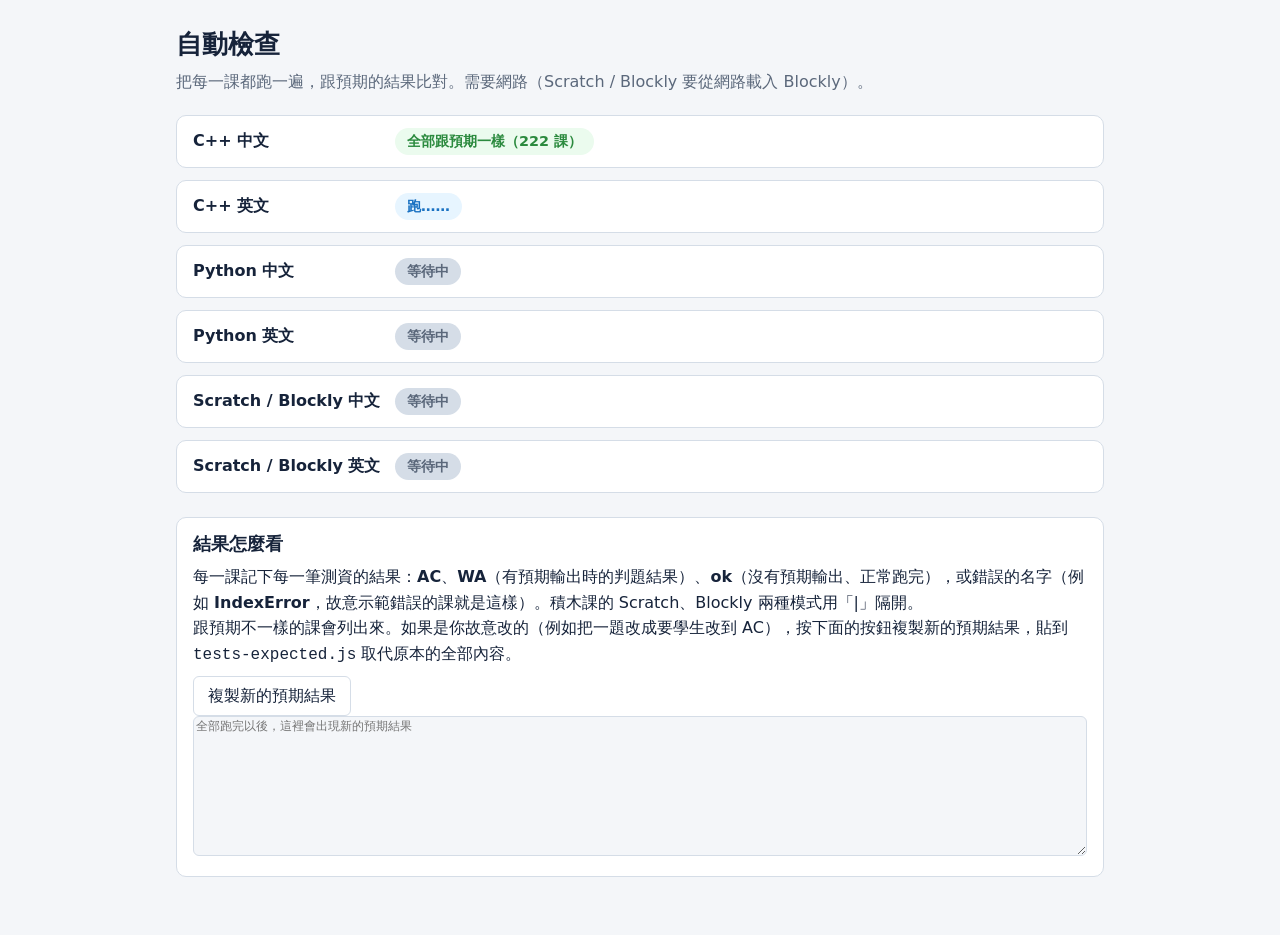
<file: tests.html>
<!doctype html>
<html lang="zh-Hant">
<head>
<meta charset="utf-8">
<meta name="viewport" content="width=device-width, initial-scale=1">
<title>自動檢查</title>
<!-- 自動檢查：把 C++、Python、Scratch/Blockly 的每一課（中文、英文）都跑一遍，跟 tests-expected.js 記下的預期結果比對。
     改了模擬器、課程、版面之後打開這一頁，看到「全部跟預期一樣」就可以放心。
     某一課是故意改了結果：按最下面的「複製新的預期結果」，貼到 tests-expected.js 取代原本的內容。 -->
<style>
  :root{--bg:#f4f6f9;--panel:#fff;--ink:#16233a;--muted:#5b687b;--line:#d5dde7;--ok:#2b8a3e;--ok-bg:#ebfbee;--bad:#c92a2a;--bad-bg:#fff5f5;--run:#1971c2;--run-bg:#e7f5ff}
  @media (prefers-color-scheme:dark){:root{--bg:#0e1624;--panel:#172238;--ink:#e3ebf5;--muted:#93a1b5;--line:#2a3a56;--ok:#69db7c;--ok-bg:#16301d;--bad:#ff8787;--bad-bg:#3a1d1d;--run:#74c0fc;--run-bg:#13293d}}
  *{box-sizing:border-box}
  body{margin:0;background:var(--bg);color:var(--ink);font:16px/1.6 system-ui,"Noto Sans TC","Microsoft JhengHei",sans-serif}
  main{max-width:960px;margin:0 auto;padding:24px 16px 60px}
  h1{margin:0 0 4px;font-size:1.6rem}
  .sub{color:var(--muted);margin:0 0 20px}
  .run{background:var(--panel);border:1px solid var(--line);border-radius:10px;padding:12px 16px;margin-bottom:12px}
  .head{display:flex;align-items:center;gap:10px;flex-wrap:wrap}
  .name{font-weight:700;min-width:12em}
  .chip{border-radius:999px;padding:2px 12px;font-size:.9rem;font-weight:600}
  .chip.wait{background:var(--line);color:var(--muted)}
  .chip.running{background:var(--run-bg);color:var(--run)}
  .chip.ok{background:var(--ok-bg);color:var(--ok)}
  .chip.bad{background:var(--bad-bg);color:var(--bad)}
  table{border-collapse:collapse;width:100%;margin-top:10px;font-size:.92rem}
  th,td{border-bottom:1px solid var(--line);padding:6px 8px;text-align:left;vertical-align:top}
  th{color:var(--muted);font-weight:600}
  td code{font-family:ui-monospace,Consolas,monospace;font-size:.88rem;overflow-wrap:anywhere}
  a{color:var(--run)}
  details{margin-top:8px;color:var(--muted);font-size:.92rem}
  details summary{cursor:pointer}
  .help{background:var(--panel);border:1px solid var(--line);border-radius:10px;padding:12px 16px;margin-top:24px}
  .help h2{font-size:1.1rem;margin:0 0 6px}
  textarea{width:100%;height:140px;font:12px/1.4 ui-monospace,Consolas,monospace;background:var(--bg);color:var(--ink);border:1px solid var(--line);border-radius:6px}
  button{font:inherit;padding:6px 14px;border-radius:6px;border:1px solid var(--line);background:var(--panel);color:var(--ink);cursor:pointer}
  button:hover{border-color:var(--run)}
  iframe{position:absolute;left:-10000px;top:0;width:1400px;height:900px;border:0}
  @media (max-width:560px){.name{min-width:0}}
</style>
</head>
<body>
<main>
  <h1>自動檢查</h1>
  <p class="sub" id="sub">把每一課都跑一遍，跟預期的結果比對。需要網路（Scratch / Blockly 要從網路載入 Blockly）。</p>
  <div id="runs"></div>
  <div class="help">
    <h2>結果怎麼看</h2>
    <p style="margin:0 0 8px">每一課記下每一筆測資的結果：<b>AC</b>、<b>WA</b>（有預期輸出時的判題結果）、<b>ok</b>（沒有預期輸出、正常跑完），或錯誤的名字（例如 <b>IndexError</b>，故意示範錯誤的課就是這樣）。積木課的 Scratch、Blockly 兩種模式用「|」隔開。<br>
    跟預期不一樣的課會列出來。如果是你故意改的（例如把一題改成要學生改到 AC），按下面的按鈕複製新的預期結果，貼到 <code>tests-expected.js</code> 取代原本的全部內容。</p>
    <button id="copy" disabled>複製新的預期結果</button> <span id="copied" style="color:var(--muted)"></span>
    <textarea id="snapshot" readonly placeholder="全部跑完以後，這裡會出現新的預期結果"></textarea>
  </div>
</main>
<script src="tests-expected.js"></script>
<script>
const RUNS=[["cpp","zh","C++ 中文"],["cpp","en","C++ 英文"],["py","zh","Python 中文"],["py","en","Python 英文"],["blk","zh","Scratch / Blockly 中文"],["blk","en","Scratch / Blockly 英文"]];
const EXP=typeof TEST_EXPECTED!=="undefined"?TEST_EXPECTED:null;
const esc=t=>String(t).replace(/&/g,"&amp;").replace(/</g,"&lt;").replace(/>/g,"&gt;");
const box=document.getElementById("runs"),got={};
if(!EXP)document.getElementById("sub").insertAdjacentHTML("beforeend","<br><b>還沒有 tests-expected.js</b>：這次只會跑出結果，跑完以後把最下面的內容存成 tests-expected.js。");
// 每一輪一個區塊
const rows=RUNS.map(([c,l,name])=>{const d=document.createElement("section");d.className="run";
  d.innerHTML=`<div class="head"><span class="name">${name}</span><span class="chip wait">等待中</span></div><div class="body"></div>`;box.appendChild(d);return d});
const link=(c,l,id)=>`<a href="index.html?course=${c}&lang=${l}&lesson=${encodeURIComponent(id)}" target="_blank" rel="noopener">${esc(id)}</a>`;
function show(k,msg){
  const [c,l,name]=RUNS[k],d=rows[k],chip=d.querySelector(".chip"),body=d.querySelector(".body");
  if(msg.fatal){chip.className="chip bad";chip.textContent="沒辦法檢查";body.innerHTML=`<p>${esc(msg.fatal)}</p>`;return 1}
  const key=c+"/"+l,exp=EXP&&EXP[key],res=msg.results;got[key]=res;
  const diff=[],added=[],removed=[];
  for(const id in res){if(!exp)continue;if(!(id in exp))added.push(id);else if(exp[id]!==res[id])diff.push(id)}
  if(exp)for(const id in exp)if(!(id in res))removed.push(id);
  const bad=diff.length+msg.errs.length;
  chip.className="chip "+(!exp?"wait":bad?"bad":"ok");
  chip.textContent=!exp?`跑完 ${msg.total} 課（沒有預期結果可以比）`:bad?`${diff.length} 課跟預期不一樣${msg.errs.length?`、${msg.errs.length} 個網頁錯誤`:""}`:`全部跟預期一樣（${msg.total} 課）`;
  let h="";
  if(msg.errs.length)h+=`<table><tr><th>網頁錯誤</th></tr>${msg.errs.map(e=>`<tr><td><code>${esc(e)}</code></td></tr>`).join("")}</table>`;
  if(diff.length)h+=`<table><tr><th>課</th><th>預期</th><th>這次</th></tr>${diff.map(id=>`<tr><td>${link(c,l,id)}</td><td><code>${esc(exp[id])}</code></td><td><code>${esc(res[id])}</code></td></tr>`).join("")}</table>`;
  if(added.length)h+=`<details><summary>新的課（預期結果裡還沒有）：${added.length} 課</summary>${added.map(id=>link(c,l,id)+` <code>${esc(res[id])}</code>`).join("<br>")}</details>`;
  if(removed.length)h+=`<details><summary>預期結果裡有、現在找不到的課：${removed.length} 課</summary>${removed.map(esc).join("、")}</details>`;
  const zh=Object.keys(msg.zh||{});
  if(zh.length)h+=`<details><summary>英文模式還有中文的課（只是提醒）：${zh.length} 課</summary>${zh.map(id=>link(c,l,id)+`：${esc(msg.zh[id].join("、"))}`).join("<br>")}</details>`;
  body.innerHTML=h;return bad;
}
// 一輪一輪跑：開一個看不見的 index.html?selftest=1，等它把結果傳回來
function runOne(k){
  return new Promise(done=>{
    const [c,l]=RUNS[k],chip=rows[k].querySelector(".chip");
    chip.className="chip running";chip.textContent="跑……";
    const f=document.createElement("iframe");f.src=`index.html?course=${c}&lang=${l}&selftest=1`;
    let timer=setTimeout(()=>finish({fatal:"超過 3 分鐘還沒跑完"}),180000);
    function onMsg(e){const m=e.data;if(!m||!m.selftest||m.course!==c||m.lang!==l)return;
      if(m.progress!=null&&!m.done){chip.textContent=`跑…… ${m.progress} / ${m.total}`;return}
      finish(m)}
    function finish(m){clearTimeout(timer);removeEventListener("message",onMsg);f.remove();done(show(k,m))}
    addEventListener("message",onMsg);document.body.appendChild(f);
  });
}
(async()=>{
  let bad=0;for(let k=0;k<RUNS.length;k++)bad+=await runOne(k);
  const snap="/* 自動檢查的預期結果（tests.html 產生）：每一課每一筆測資的結果 */\nconst TEST_EXPECTED="+JSON.stringify(got,null,1)+";\n";
  const ta=document.getElementById("snapshot");ta.textContent=snap;ta.value=snap;
  const b=document.getElementById("copy");b.disabled=false;
  b.onclick=async()=>{try{await navigator.clipboard.writeText(snap);document.getElementById("copied").textContent="已複製"}catch(e){ta.select();document.execCommand("copy");document.getElementById("copied").textContent="已複製"}};
  document.title=(EXP?(bad?"✗ ":"✓ "):"")+"自動檢查";
  document.body.dataset.done="1";
})();
</script>
</body>
</html>
</file>
<file: css/style.css>
:root{
  --bg:#E8EEF4;--panel:#FFFFFF;--ink:#16233A;--muted:#5B687B;--line:#C8D3DF;
  --hl:#FFE68C;--next:#EAF1FB;--box:#FFFBEA;--boxline:#D9C98A;--accent:#2B66D1;
  --con-bg:#16233A;--con-ink:#E2EAF4;--garbage:#97A2B2;--flash:#FFC928;
  --kw:#1F5BC4;--io:#A1338A;--str:#2E7D32;--num:#B4570A;--pp:#7A6A9E;
  --warn-bg:#FFF1DC;--warn-ink:#8A4B08;--err-bg:#FDE4E4;--err:#C62828;--ok-bg:#E2F4E3;--ok:#2E7D32;
  --sans:"Noto Sans TC","PingFang TC","Microsoft JhengHei",system-ui,sans-serif;
  --mono:"JetBrains Mono",ui-monospace,"SFMono-Regular",Consolas,monospace;
  box-sizing:border-box;padding-top:env(safe-area-inset-top,0px);padding-bottom:env(safe-area-inset-bottom,0px);
}
@media (prefers-color-scheme: dark){:root:not([data-theme="light"]){
  --bg:#0E1624;--panel:#172238;--ink:#E3EBF5;--muted:#93A1B5;--line:#2A3A56;
  --hl:#5B4A10;--next:#1D2C47;--box:#22304A;--boxline:#4A5B7A;--accent:#80A9F6;
  --con-bg:#080F1C;--con-ink:#DCE6F2;--garbage:#66748A;--flash:#C99A12;
  --kw:#86AEFF;--io:#E59AD6;--str:#8ED492;--num:#F2B271;--pp:#B6A6DE;
  --warn-bg:#3A2A10;--warn-ink:#F5C98A;--err-bg:#3D1A1C;--err:#FF8A80;--ok-bg:#16351C;--ok:#8ED492;}}
:root[data-theme="dark"]{
  --bg:#0E1624;--panel:#172238;--ink:#E3EBF5;--muted:#93A1B5;--line:#2A3A56;
  --hl:#5B4A10;--next:#1D2C47;--box:#22304A;--boxline:#4A5B7A;--accent:#80A9F6;
  --con-bg:#080F1C;--con-ink:#DCE6F2;--garbage:#66748A;--flash:#C99A12;
  --kw:#86AEFF;--io:#E59AD6;--str:#8ED492;--num:#F2B271;--pp:#B6A6DE;
  --warn-bg:#3A2A10;--warn-ink:#F5C98A;--err-bg:#3D1A1C;--err:#FF8A80;--ok-bg:#16351C;--ok:#8ED492;}
html{scroll-padding-top:env(safe-area-inset-top,0px);height:100%}
*,*::before,*::after{box-sizing:border-box}
body{margin:0;background:var(--bg);color:var(--ink);font-family:var(--sans);font-size:16px;line-height:1.6;height:100%}
button{font:inherit;color:inherit}
button:focus-visible,textarea:focus-visible,input:focus-visible,select:focus-visible{outline:3px solid var(--accent);outline-offset:2px}
code{font-family:var(--mono);font-size:.92em;background:var(--panel);padding:0 5px;border-radius:4px}

.app{--nav-w:280px;display:grid;grid-template-columns:var(--nav-w) minmax(0,1fr);height:100%}
.app.nav-hidden{grid-template-columns:minmax(0,1fr)}
.app.nav-hidden>nav{display:none}
.app{position:relative}
/* 目錄右緣中間的把手：點一下收合／拉開 */
.nav-toggle{position:absolute;top:50%;left:var(--nav-w);transform:translate(-50%,-50%);z-index:10;touch-action:none;width:22px;height:56px;padding:0;border:1.5px solid var(--accent);border-radius:11px;background:var(--accent);color:var(--panel);font-size:1.1rem;font-weight:700;line-height:1;cursor:pointer;box-shadow:0 1px 4px rgba(0,0,0,.12)}
.nav-toggle::before{content:"‹"}
.nav-toggle:hover{filter:brightness(1.12)}
.app.nav-hidden>.nav-toggle{left:0;transform:translateY(-50%);border-left:none;border-radius:0 11px 11px 0}
.app.nav-hidden>.nav-toggle::before{content:"›"}
.app.nav-hidden>main{padding-left:24px} /* 讓出把手的位置，不壓到內容 */
/* 目錄右緣整條都能拖拉調寬度（把手本身也能拖） */
.nav-resizer{position:absolute;top:0;bottom:0;left:var(--nav-w);width:10px;transform:translateX(-50%);z-index:9;cursor:col-resize;touch-action:none}
.nav-resizer:hover,.app.nav-dragging>.nav-resizer{background:linear-gradient(to right,transparent 4px,var(--accent) 4px,var(--accent) 6px,transparent 6px)}
.app.nav-hidden>.nav-resizer{display:none}
.app.nav-dragging{cursor:col-resize;user-select:none}
.app.nav-dragging>main{pointer-events:none}
/* ---------- 目錄 ---------- */
nav{background:var(--panel);border-right:1.5px solid var(--line);overflow-y:auto;padding:18px 14px 30px;font-size:clamp(14px,calc(var(--nav-w) * 16 / 280),24px)} /* 字體跟著目錄寬度變大變小 */
.brand{font-weight:900;font-size:1.3em;line-height:1.25;margin:0 0 4px}
.brand-sub{font-size:.85em;color:var(--muted);margin:0 0 14px}
.progress{font-size:.8em;color:var(--muted);margin-bottom:10px}
.bar{height:6px;border-radius:3px;background:var(--next);overflow:hidden;margin-top:4px}
.bar i{display:block;height:100%;background:var(--accent)}
.part{font-size:.8em;font-weight:700;color:var(--muted);margin:18px 6px 4px}
.ch{margin:2px 0}
.ch-title{display:flex;align-items:baseline;gap:8px;width:100%;text-align:left;background:none;border:none;padding:6px 8px;border-radius:6px;cursor:pointer;font-weight:700}
.ch-title:hover{background:var(--next)}
.ch-no{font-family:var(--mono);color:var(--muted);font-size:.85em;width:1.6em;flex:none}
.ch.soon .ch-title{color:var(--muted);font-weight:500}
.soon-tag{font-size:.7em;border:1px solid var(--line);border-radius:4px;padding:0 5px;margin-left:auto;color:var(--muted);font-weight:500}
.ls{list-style:none;margin:0 0 6px;padding:0 0 0 30px}
.ls li button{display:flex;gap:6px;width:100%;text-align:left;background:none;border:none;padding:3px 8px;border-radius:5px;cursor:pointer;font-size:.92em}
.ls li button:hover{background:var(--next)}
.ls li button[aria-current="true"]{background:var(--ink);color:var(--bg)}
.ls .lid{font-family:var(--mono);font-size:.87em;opacity:.7;flex:none;padding-top:2px}
.ls .seen{margin-left:auto;color:var(--ok);font-size:.87em}
.soon-list{margin:0 0 6px;padding:0 0 0 38px;font-size:.82em;color:var(--muted)}
.soon-list li{margin:1px 0}

main{overflow-y:auto}
.wrap{max-width:1320px;margin:0 auto;padding:18px 22px 40px}
.topbar{display:none;gap:10px;align-items:center;margin-bottom:10px}
.lesson-head{display:flex;flex-wrap:wrap;gap:8px 24px;align-items:flex-end;justify-content:space-between;margin-bottom:12px}
.crumb{font-size:.85rem;color:var(--muted)}
h1{font-size:clamp(1.5rem,2.6vw,2rem);font-weight:900;margin:0;line-height:1.25}
.goal{max-width:70ch;margin:6px 0 0;font-size:1.02rem}
.tags{display:flex;flex-wrap:wrap;gap:6px;margin-top:8px;font-size:.85rem}
.tag-new{background:var(--accent);color:var(--panel);padding:1px 10px;border-radius:999px;font-weight:700}
.tag-use{border:1.5px solid var(--line);padding:0 10px;border-radius:999px;color:var(--muted)}
.lnav{display:flex;gap:8px}
.task{margin:10px 0 0;padding:8px 12px;border-left:4px solid var(--accent);background:var(--panel);border-radius:0 6px 6px 0;max-width:70ch}

.grid{display:grid;grid-template-columns:minmax(0,1fr) minmax(0,1.05fr);gap:14px}
.panel{background:var(--panel);border:1.5px solid var(--line);border-radius:10px;padding:12px 14px}
.ph{display:flex;align-items:center;gap:8px;margin:0 0 8px}
.ph h2{font-size:.95rem;margin:0;font-weight:700;color:var(--muted)}
.ph .sp{margin-left:auto}
.small-btn{border:1.5px solid var(--line);background:var(--panel);border-radius:6px;padding:2px 10px;font-size:.85rem;cursor:pointer}
.small-btn[aria-pressed="true"]{background:var(--ink);color:var(--bg);border-color:var(--ink)}

/* code */
.code{font-family:var(--mono);font-size:clamp(.88rem,1.25vw,1.02rem);line-height:1.7;overflow-x:auto;margin:0 -14px}
.ln{display:flex;padding:0 14px;white-space:pre;border-left:5px solid transparent}
.ln .no{width:2.2em;flex:none;color:var(--muted);text-align:right;margin-right:1em;user-select:none}
.ln.cur{background:var(--hl);border-left-color:var(--flash)}
.ln.nxt{background:var(--next)}
.ln.nxt .no::before{content:"▸";color:var(--accent);margin-right:2px}
.ln.bad{background:var(--err-bg);border-left-color:var(--err)}
.ln mark{background:none;color:inherit;box-shadow:inset 0 -3px 0 var(--accent);border-radius:2px}
.kw{color:var(--kw);font-weight:600}.io{color:var(--io);font-weight:600}.str{color:var(--str)}.num{color:var(--num)}.pp{color:var(--pp)}.cm{color:var(--muted);font-style:italic}
.editor{width:100%;min-height:340px;font-family:var(--mono);font-size:1rem;line-height:1.6;border:1.5px solid var(--accent);border-radius:6px;padding:8px 10px;background:var(--bg);color:var(--ink);resize:vertical;tab-size:4}
.edit-bar{display:flex;flex-wrap:wrap;gap:8px;margin-top:8px}

.controls{display:flex;flex-wrap:wrap;gap:6px;align-items:center;margin-top:10px}
.btn{font-weight:700;border:none;border-radius:8px;padding:8px 14px;cursor:pointer;background:var(--next)}
.btn.primary{background:var(--accent);color:#fff}
:root[data-theme="dark"] .btn.primary{color:#0E1624}
@media (prefers-color-scheme: dark){:root:not([data-theme="light"]) .btn.primary{color:#0E1624}}
.btn:disabled{opacity:.4;cursor:default}
.count{margin-left:auto;font-family:var(--mono);color:var(--muted);font-size:.9rem}
.scrub{width:100%;margin-top:8px;accent-color:var(--accent)}
.hint{font-size:.8rem;color:var(--muted)}

.note{margin-top:10px;padding:10px 12px;border-radius:8px;background:var(--next);font-size:1rem;min-height:4.2em}
.note .vis{font-family:var(--mono);background:var(--panel);padding:0 6px;border-radius:4px}
.warn{margin-top:8px;padding:6px 10px;border-radius:6px;background:var(--warn-bg);color:var(--warn-ink);font-size:.95rem}
.err{padding:6px 10px;border-radius:6px;background:var(--err-bg);color:var(--err);font-size:1rem}
.tip{margin-top:8px;font-size:.95rem;padding-left:10px;border-left:3px solid var(--flash)}
.ask{margin-top:10px;padding:8px 12px;border-radius:8px;border:2px dashed var(--accent);font-size:.98rem}
.ask b{color:var(--accent)}

.right{display:flex;flex-direction:column;gap:14px;min-width:0}
/* memory */
.mem{position:relative;display:flex;flex-direction:column;gap:10px;min-height:90px}
.empty{color:var(--muted);padding:14px 0;text-align:center}
.grp{font-family:var(--mono);font-size:.82rem;font-weight:700;color:var(--muted);border-bottom:1px dashed var(--line);padding-bottom:2px}
.var{display:flex;flex-wrap:wrap;align-items:center;gap:4px 12px}
.addr{font-family:var(--mono);color:var(--muted);font-size:.8rem;width:5.6em;flex:none}
.box{position:relative;display:grid;grid-template-columns:repeat(var(--n),minmax(16px,30px));min-width:44px;height:50px;border:2.5px solid var(--ink);border-radius:6px;background:var(--box);overflow:hidden}
.box span{border-right:1px dashed var(--boxline)}.box span:last-child{border-right:none}
.val{position:absolute;inset:0;display:flex;align-items:center;justify-content:center;font-family:var(--mono);font-weight:700;font-size:1.25rem;white-space:nowrap}
.val.g{color:var(--garbage);font-size:1rem}
.flash{animation:flash 1.1s ease-out}
@keyframes flash{0%{background:var(--flash);transform:scale(1.05)}100%{transform:scale(1)}}
.rd{box-shadow:0 0 0 3px var(--accent)}
.meta{line-height:1.25}
.meta .nm{font-family:var(--mono);font-weight:700;font-size:1.15rem}
.meta .ty{font-size:.8rem;color:var(--muted)}
.gtag{display:inline-block;font-size:.7rem;padding:0 6px;border-radius:4px;background:var(--garbage);color:var(--panel);margin-left:4px;vertical-align:2px;font-family:var(--sans)}
.arr-head{display:flex;gap:10px;align-items:baseline}
.arr{display:flex;overflow-x:auto;padding:4px 2px 2px;margin-left:5.6em}
.cell{flex:none;display:flex;flex-direction:column;align-items:center;min-width:46px}
.cell .cv{width:100%;height:42px;display:flex;align-items:center;justify-content:center;border:2.5px solid var(--ink);border-right-width:0;background:var(--box);font-family:var(--mono);font-weight:700;font-size:1.05rem;padding:0 4px}
.cell:last-of-type .cv,.cell.last .cv{border-right-width:2.5px}
.cell .cv.g{color:var(--garbage);font-size:.85rem}
.cell .ci{font-family:var(--mono);font-size:.78rem;color:var(--muted)}
.cell .mk{font-family:var(--mono);font-size:.82rem;font-weight:700;color:var(--accent);min-height:1.2em}
.cell.oob .cv{border:2.5px dashed var(--err);color:var(--err);background:var(--err-bg)}
.cell.oob .ci{color:var(--err);font-weight:700}
.legend{font-size:.78rem;color:var(--muted);margin-top:8px}
@media (prefers-reduced-motion: reduce){.flash{animation:none;background:var(--hl)}}

/* trace table */
.tt-wrap{max-height:340px;overflow:auto}
table.tt{border-collapse:collapse;font-family:var(--mono);font-size:.88rem;width:100%}
.tt th,.tt td{border-bottom:1px solid var(--line);padding:3px 8px;text-align:right;white-space:nowrap}
.tt th{position:sticky;top:0;background:var(--panel);color:var(--muted);font-weight:600}
.tt td.ch{background:var(--hl);font-weight:700}
.tt tr.now td{border-bottom:2px solid var(--accent)}
.tt td.o{text-align:left;color:var(--str)}

/* io */
.io-grid{display:grid;grid-template-columns:1fr 1fr;gap:14px}
textarea.stdin{width:100%;font-family:var(--mono);font-size:.95rem;border:1.5px solid var(--line);border-radius:6px;padding:5px 8px;background:var(--bg);color:var(--ink);resize:vertical;min-height:2.6em}
.buf{font-family:var(--mono);font-size:1rem;margin-top:8px;line-height:1.9;word-break:break-all}
.buf span{display:inline-block;min-width:.9em;text-align:center;border-radius:3px}
.buf .ws{color:var(--garbage)}
.buf .used{opacity:.35}
.buf .got{background:var(--flash);color:#16233A;opacity:1}
.buf .cur{box-shadow:-2px 0 0 var(--accent)}
.buf .eof{color:var(--muted);font-size:.8rem;font-family:var(--sans);margin-left:4px}
.failtag{display:inline-block;margin-top:6px;font-size:.82rem;color:var(--err);font-weight:700}
.console{background:var(--con-bg);color:var(--con-ink);font-family:var(--mono);font-size:1.02rem;border-radius:8px;padding:8px 10px;min-height:100px;max-height:260px;overflow:auto;white-space:pre-wrap;word-break:break-all;margin:0}
.console .wsv{opacity:.45}
.console .new{background:rgba(255,201,40,.28);border-radius:2px}
.noinput{color:var(--muted);font-size:.9rem;margin:0}

/* judge */
.verdict{font-weight:900;font-size:1.2rem;padding:4px 12px;border-radius:6px;display:inline-block}
.verdict.ac{background:var(--ok-bg);color:var(--ok)}
.verdict.wa{background:var(--err-bg);color:var(--err)}
.verdict.wait{background:var(--next);color:var(--muted);font-size:1rem}
.cmp{display:grid;grid-template-columns:1fr 1fr;gap:10px;margin-top:8px}
.cmp pre{margin:4px 0 0;font-family:var(--mono);font-size:.92rem;background:var(--bg);border-radius:6px;padding:6px 8px;white-space:pre-wrap;word-break:break-all;min-height:2.4em}
.cmp .bad{background:var(--err-bg);color:var(--err)}
.cmp .wsv{opacity:.5}

footer{margin-top:16px;font-size:.8rem;color:var(--muted)}
@media (max-width:1150px){.grid{grid-template-columns:minmax(0,1fr)}}
@media (max-width:860px){
  .app{grid-template-columns:minmax(0,1fr)}
  nav{position:fixed;inset:0 auto 0 0;width:min(320px,88vw);font-size:16px;z-index:20;transform:translateX(-105%);transition:transform .2s;padding-top:calc(18px + env(safe-area-inset-top,0px))}
  nav.open{transform:none;box-shadow:0 0 0 100vmax rgba(0,0,0,.35)}
  .topbar{display:flex}
  .nav-toggle,.nav-resizer{display:none}
  .app.nav-hidden>nav{display:block}
  .app.nav-hidden>main{padding-left:0}
  .io-grid,.cmp{grid-template-columns:1fr}
  .wrap{padding:12px 12px 30px}
}

/* ---------- 模式切換 ---------- */
main{display:flex;flex-direction:column}
.modebar{position:sticky;top:0;z-index:5;display:flex;gap:0;padding:10px 22px;background:var(--bg);border-bottom:1.5px solid var(--line)}
.mode-btn{border:1.5px solid var(--line);background:var(--panel);padding:5px 18px;font-weight:700;cursor:pointer}
.modes{display:flex}
#modeCpp{border-radius:8px 0 0 8px}#modeFlow{border-radius:0 8px 8px 0;border-left:none}
.mode-btn[aria-pressed="true"]{background:var(--ink);color:var(--bg);border-color:var(--ink)}
.flow-view{flex:1;display:flex;flex-direction:column;min-height:0;padding:10px 22px 16px;gap:8px}
.flow-view[hidden]{display:none}
.flow-bar{display:flex;align-items:center;gap:10px}.flow-bar .small-btn{margin-left:auto;text-decoration:none}
.flow-view iframe{flex:1;width:100%;min-height:600px;border:1.5px solid var(--line);border-radius:10px;background:#fff}
@media (max-width:860px){.modebar,.flow-view{padding-left:16px;padding-right:16px}}
.legend:empty,.hint:empty{display:none}

/* ---------- 題目表格與測資 ---------- */
.ptable,.tests{border-collapse:collapse;margin-top:10px;background:var(--panel);font-size:.9rem;border-radius:8px;overflow:hidden}
.ptable th,.ptable td,.tests th,.tests td{border:1px solid var(--line);padding:4px 10px;text-align:left;vertical-align:top}
.ptable th,.tests th{background:var(--next);font-weight:700}
.tests{width:100%;max-width:900px}
.tests pre{margin:0;font-family:var(--mono);white-space:pre-wrap}
.tests tr.sel td{background:var(--hl)}
.tests .tnote{color:var(--muted);font-size:.85rem;min-width:12em}
.tests .verdict{font-size:.8rem;padding:1px 8px}
main>*{min-width:0}
.ptable caption{text-align:left;font-weight:700;font-size:.85rem;color:var(--muted);padding:0 0 4px}
/* ---------- 固定高度：按下一步時版面不跳動 ---------- */
.mem{height:300px;min-height:0;overflow:auto}
.tt-wrap{height:300px;max-height:none}
#codeHint{display:block;min-height:1.3em}
#memLegend{display:block;min-height:2.6em}
.note{height:8.2em;min-height:0;overflow:auto}
#ask{min-height:3.8em}
.console{height:170px;min-height:0;max-height:none}
#failtag{min-height:1.6em}
#judge{min-height:200px}
.mine-head{display:flex;flex-wrap:wrap;align-items:baseline;gap:4px 10px;margin-top:14px}
.tests.mine{margin-top:6px}
.tests.mine textarea,.tests.mine input{width:100%;min-width:8em;font-family:var(--mono);font-size:.9rem;border:1.5px solid var(--line);border-radius:6px;padding:3px 6px;background:var(--bg);color:var(--ink);resize:vertical}
.tests.mine input{font-family:var(--sans)}
.tests.mine textarea::placeholder,.tests.mine input::placeholder{color:var(--garbage)}
.verdict:empty{display:none}
#codeHint{min-height:3.2em}
#memLegend{min-height:3.3em}
.runbar{display:flex;flex-wrap:wrap;align-items:center;gap:8px 12px;margin-top:10px}
.runbar .btn:disabled{opacity:.45}
.tests td.pick{text-align:center;vertical-align:middle}
.tests td.pick input{width:18px;height:18px;accent-color:var(--accent);cursor:pointer}
.tests button:disabled{opacity:.35;cursor:default}
.wrap{width:100%}
#ask{min-height:5em}
/* ---------- 題目敘述框 ---------- */
.goal{max-width:900px;margin:10px 0 0;padding:12px 16px 12px 18px;background:var(--panel);border:1.5px solid var(--line);border-left:5px solid var(--accent);border-radius:10px;font-size:1.05rem;line-height:1.75}
.goal::before{content:attr(data-label);display:block;font-size:.8rem;font-weight:700;color:var(--accent);margin-bottom:2px}
.tests th,.tests .small-btn{white-space:nowrap}
.tests td.pick,.tests th:first-child{width:2.6em}
.tests tr.subrow td{border-top:none;padding-top:0}
.tests tr[data-row]:has(+ tr.subrow) td{border-bottom:none}
.tests tr.subrow input{width:100%;font-size:.85rem}
#codeArea{position:relative}

/* ---------- 寬螢幕：三欄盡量放進一個畫面；放不下（視窗太矮、說明框拉太高）就整頁往下捲，不把每一區壓扁 ---------- */
@media (min-width:1400px){
  main{overflow-y:auto}
  #cppView{flex:1 0 auto;max-width:none;display:grid;grid-template-columns:minmax(340px,30%) minmax(0,1fr);grid-template-rows:1fr auto;gap:8px 14px;padding:12px 16px 8px}
  #cppView[hidden]{display:none}
  .topbar{display:none}
  .lesson-head{grid-column:1;grid-row:1/3;display:block;overflow:auto;margin:0;padding-right:6px;min-height:0;contain:size}   /* 課文再長也不撐高整頁：在左欄裡面捲動 */
  .lesson-head .lnav{margin-top:12px}
  .goal{max-width:none}
  .tests{max-width:none}
  .grid{grid-column:2;grid-row:1}
  footer{grid-column:2;grid-row:2;margin:0;font-size:.75rem}
  .grid>.panel{display:flex;flex-direction:column;overflow:clip}   /* clip 不是捲動區，裡面的最小高度才撐得開這一列 */
  /* 記憶體很長、整頁往下捲的時候，程式碼區（按鈕、說明框）黏在畫面上，最多一個畫面高 */
  .grid>.panel{position:sticky;top:var(--stick,66px);max-height:calc(100vh - var(--stick,66px) - 56px)}   /* --stick＝上面切換課程那一列的高度 + 8px（js/layout.js 量）；56px 留給下面的頁尾，捲到最底也不會被推到切換列底下 */
  #codeArea{flex:1;min-height:220px;overflow:auto;contain:size}   /* 程式再長也不撐高這一區：在裡面捲動，至少留 220px */
  .grid>.panel>:not(#codeArea){flex:none}
  .right{overflow:clip;gap:10px}
  .right>.panel:first-child{flex:1;min-height:280px;display:flex;flex-direction:column}
  #memView,#ttView{flex:1;min-height:0;display:flex;flex-direction:column}
  #memView[hidden],#ttView[hidden]{display:none}
  .mem{flex:1 0 auto;height:auto;overflow-x:auto;overflow-y:hidden}   /* 上下不捲（整頁捲）；太寬的東西左右捲 */   /* 記憶體全部攤開：放不下就整頁往下捲，不在小框框裡捲 */
  #memView{min-height:auto}
  .tt-wrap{flex:1;height:auto;min-height:0;contain:size}   /* 追蹤表可能有幾百列：在表格裡面捲動，不撐高整頁 */
  .console{height:110px}
  #judge{min-height:0;height:180px;overflow:auto;flex:none}
  .io-grid{flex:none}
}
.note{height:10.5em}
.note .ask{margin-top:8px}
@media (min-width:1400px){
  .controls{flex-wrap:nowrap;gap:5px}
  .controls .btn{padding:7px 10px}
  .count{white-space:nowrap;font-size:.82rem}
  .note{height:9em}
  .tests{table-layout:fixed;width:100%}
  .tests th:nth-child(1){width:2.4em}.tests th:nth-child(2){width:5.2em}.tests th:last-child{width:3.6em}
  .tests.mine textarea{min-width:0}
  .tests pre{overflow-wrap:anywhere}
}
.tests td.pick input{min-width:0;width:18px}
@media (min-width:1400px){
  .controls .btn{white-space:nowrap;font-size:.88rem;padding:6px 9px}
  #play{min-width:4.6em}
}
@media (min-width:1400px){.controls{flex-wrap:wrap}}
.ex-tag{flex:none;font-size:.68rem;font-weight:700;color:var(--accent);border:1px solid var(--accent);border-radius:4px;padding:0 4px;margin-left:auto;align-self:center;line-height:1.5}
.ex-tag+.seen{margin-left:6px}
@media (min-width:1400px){
  #codeArea{margin:0 -14px}
  #codeArea .code{margin:0;overflow:visible}
}
.tests tr[data-row]{cursor:pointer}
.tests td.tlabel{white-space:nowrap;font-weight:700;font-size:.85rem}
.tests td.pick input[type=radio]{width:18px;height:18px}
.goal{white-space:pre-line}
/* 步數放在拖曳條旁邊，固定寬度：位數變多時按鈕列不會換行 */
.scrubrow{display:flex;align-items:center;gap:10px;margin-top:8px}
.scrubrow .scrub{flex:1;margin-top:0}
.scrubrow .count{margin-left:0;flex:none;min-width:8.5em;text-align:right;font-variant-numeric:tabular-nums;white-space:nowrap}
@media (min-width:1400px){#memLegend{height:4.8em;min-height:0;overflow:auto}}
@media (min-width:1400px){
  .io-grid{height:236px;overflow:hidden}
  .io-grid>div{min-height:0;overflow:auto}
}
.grp.fn{color:var(--accent);border-bottom-color:var(--accent);margin-top:6px}
.refrow{font-size:.85rem;padding:4px 8px;border-left:3px solid var(--accent);background:var(--next);border-radius:0 6px 6px 0}
.nm .alias{color:var(--accent)}.nm .alias small{font-size:.7em;font-weight:500}

/* ---------- struct：一排有名字的格子；指標：箭頭 ---------- */
.sbox{display:inline-flex;margin:4px 0 2px 5.6em;padding:5px 6px 2px;border:2px dashed var(--boxline);border-radius:9px;background:var(--panel);max-width:calc(100% - 5.6em);overflow-x:auto}
.sbox .cell{min-width:58px}
.sbox .cell .cv{font-size:.95rem}
.sbox .cell .cv.pv{font-size:.78rem;color:var(--accent)}
.sbox .ci{font-weight:700}
.sbox.oob{border-color:var(--err);color:var(--err);font-weight:700;padding:8px 14px}
.srow{display:flex;align-items:center}
.srow .sbox{margin:2px 0}
.sidx{width:5.6em;flex:none;text-align:right;padding-right:8px;font-family:var(--mono);font-size:.8rem;color:var(--muted)}
.sidx b{display:block;color:var(--accent);font-size:.82rem}
.sidx.oob{color:var(--err);font-weight:700}
.grp.heap{color:var(--accent);border-bottom-color:var(--accent);margin-top:6px}
svg.arrows{position:absolute;left:0;top:0;pointer-events:none;overflow:visible;z-index:2}
svg.arrows .ln{fill:none;stroke:var(--accent);stroke-width:2.2;marker-end:url(#ah);opacity:.9}
svg.arrows circle,svg.arrows marker path{fill:var(--accent)}
svg.arrows .ln2{stroke:var(--num);marker-end:url(#ah2)}
svg.arrows .d2{fill:var(--num)}
svg.arrows .ln3{stroke:var(--io);marker-end:url(#ah3)}
svg.arrows .d3{fill:var(--io)}
.heaprow{display:flex;flex-wrap:wrap;align-items:flex-end;gap:16px 40px;padding:2px 0 4px 4px}
.hnode{flex:none}
.hnode .sbox{margin:2px 0 0;max-width:none;overflow:visible}
.hhead{font-size:.8rem;line-height:1.2}
.hhead .nm{font-weight:700;font-family:var(--mono)}
.hhead .addr{display:inline;width:auto}

/* ---------- 二維陣列：表格；攤平後是一長條 ---------- */
.grid2{border-collapse:collapse;margin:4px 0 2px 2.6em;font-family:var(--mono)}
.grid2 td.gc{border:2.5px solid var(--ink);background:var(--box);min-width:46px;height:40px;text-align:center;font-weight:700;font-size:1.05rem;padding:0 6px}
.grid2 td.gc.g{color:var(--garbage);font-size:.85rem}
.grid2 td.gc.oob,.flat .cv.oob{outline:3px dashed var(--err);outline-offset:-4px;background:var(--err-bg);color:var(--err)}
.grid2 th{font-weight:500;font-size:.78rem;color:var(--muted);padding:0 5px;white-space:nowrap}
.grid2 .gcol b{display:block;color:var(--accent);font-size:.82rem;min-height:1.15em}
.grid2 .gmk{color:var(--accent);font-weight:700;font-size:.82rem;text-align:right;min-width:1.6em}
.flatcap{font-size:.8rem;color:var(--muted);margin:10px 0 0 5.6em}
.flat .cell.band1 .cv{background:var(--next)}
.flat .cell.rs .cv{border-left-width:4px}
.flat .cell .ci{font-size:.6rem;letter-spacing:-.02em}
.flat .cell .mk{font-size:.68rem;font-weight:500;color:var(--muted)}
.arr.flat{margin-left:0;scroll-behavior:auto}
.flat .cell{min-width:34px}
.flat .cell .cv{height:34px;font-size:.88rem;padding:0 2px}
.flatcap{margin-left:0}
.arr{position:relative}
/* 直的 stack：最上面在上面 */
.vstack{display:inline-flex;flex-direction:column;align-items:stretch;margin:4px 0 0 4.2em;padding:0 0 0 0}
.vstack .srow{display:grid;grid-template-columns:3.6em 5.6em 3em;align-items:center}
.vstack .cv{border:2px solid var(--ink);border-top:none;background:var(--box);text-align:center;font-family:var(--mono);font-weight:700;padding:4px 6px;min-height:2em}
.vstack .srow:first-child .cv{border-top:2px solid var(--ink)}
.vstack .cv.empty{color:var(--muted);font-weight:500;border:2px dashed var(--line)}
.vstack .stag{font-size:.78rem;color:var(--accent);font-family:var(--mono);text-align:right;padding-right:6px}
.vstack .stag:last-child{text-align:left;padding-left:6px;color:var(--muted)}
.vstack .sbase{height:4px;background:var(--ink);margin-left:3.6em;width:5.6em;border-radius:2px}
/* vector / deque / list */
.vrow{display:flex;align-items:flex-start;gap:6px;margin:2px 0}
.vrow .vrl{font-family:var(--mono);font-size:.8rem;color:var(--muted);width:3.4em;padding-top:10px;flex:none}
.vrow .vrn{font-size:.75rem;color:var(--muted);padding-top:12px;flex:none}
.vrow .arr{flex:none}
.arr.list .lnk{align-self:flex-start;padding:10px 4px 0;color:var(--accent);font-weight:700}
.arr.list .cell .cv{border-radius:8px}
.vrow .arr{margin:0}
@media (min-width:1400px){.arr{margin-left:4.2em}.cell{min-width:40px}}
.soon-more{padding:0 0 4px 30px}.soon-more .soon-tag{margin:0 0 0 8px}
/* 樹狀圖 */
.treerow{display:block}
.tlegend{font-size:.75rem;color:var(--muted);margin:2px 0 6px}
.htree{position:relative;margin:4px 0 8px 4px}
.htree .tnode{position:absolute}
.htree .twho{font-family:var(--mono);font-size:.75rem;font-weight:700;color:var(--accent);min-height:1.1em;text-align:center}
.htree .hnode{margin:0}
.htree .cell{min-width:34px}
.htree .cell .cv{height:32px;font-size:.9rem}
.htree .cell .ci{font-size:.68rem}
.htree .cell{min-width:38px}
.htree .cell .cv{height:28px}
.htree .cell .ci{font-size:.66rem;letter-spacing:-.02em}
.htree .twho{position:relative;z-index:3}.htree .twho:not(:empty){background:var(--panel);border-radius:4px;padding:0 3px;width:max-content;margin:0 auto}
.htree .twho .old{opacity:.4;font-weight:500}.htree .twho .tin{color:var(--muted);font-weight:500}

/* ---------- 圖論：點和邊 ---------- */
:root{--gcur:#E8590C}
.graph-box{max-width:480px;margin:10px 0 4px;padding:8px 10px 6px;border:1.5px solid var(--line);border-radius:10px;background:var(--panel)}
.graph-box[hidden]{display:none}
.gtitle{font-weight:700;font-size:.9rem;display:flex;gap:8px;align-items:baseline}
.gtitle span{font-weight:500;font-size:.78rem;color:var(--muted)}
svg.graph{display:block;width:100%;max-width:440px;height:auto;margin:2px auto 0}
.graph .ge{stroke:var(--muted);stroke-width:2;opacity:.75}
.graph .ge.ghost{stroke-dasharray:4 4;opacity:.45}
.graph .ge.tree{stroke:var(--accent);stroke-width:4;opacity:1}
.graph .ge.check{stroke:var(--gcur);stroke-width:4;opacity:1}
.graph marker path{fill:var(--muted)}
.graph .gn circle{fill:var(--panel);stroke:var(--ink);stroke-width:2}
.graph .gn text{text-anchor:middle;font-family:var(--mono);font-weight:700;font-size:15px;fill:var(--ink)}
.graph .gn .gd{font-size:11.5px;font-weight:700;fill:var(--accent)}
.graph .gn.vis circle{fill:var(--accent);stroke:var(--accent)}
.graph .gn.vis>text:not(.gd){fill:var(--panel)}
.graph .gn.inq circle{stroke:var(--accent);stroke-width:3;stroke-dasharray:5 3}
.graph .gn.stk circle{stroke:var(--gcur);stroke-width:3;stroke-dasharray:2 3}
.graph .gn.cur circle{stroke:var(--gcur);stroke-width:5}
.graph .gn.nb circle{stroke:var(--gcur);stroke-width:2.5}
.graph .gn.pop circle{animation:gpop .6s ease-out}
@keyframes gpop{0%{transform:scale(1.35)}100%{transform:scale(1)}}
.graph .gn.pop circle{transform-box:fill-box;transform-origin:center}
.graph .gn.k0 circle{fill:#4C8BF5;stroke:#4C8BF5}.graph .gn.k1 circle{fill:#E8590C;stroke:#E8590C}.graph .gn.k2 circle{fill:#2F9E44;stroke:#2F9E44}
.graph .gn.k3 circle{fill:#AE3EC9;stroke:#AE3EC9}.graph .gn.k4 circle{fill:#E03131;stroke:#E03131}.graph .gn.k5 circle{fill:#0C8599;stroke:#0C8599}
.graph .gn.grp>text:not(.gd){fill:#fff}
.glegend{display:flex;flex-wrap:wrap;gap:2px 12px;font-size:.76rem;color:var(--muted);margin-top:2px}
.gl{display:inline-block;width:12px;height:12px;border-radius:50%;margin-right:4px;vertical-align:-1px;border:2px solid var(--ink);background:var(--panel)}
.gl.cur{border:3px solid var(--gcur)}.gl.nbl{border-radius:2px;height:4px;border:none;background:var(--gcur);vertical-align:3px}
.gl.stk{border:2px dashed var(--gcur)}.gl.inq{border:2px dashed var(--accent)}.gl.vis{background:var(--accent);border-color:var(--accent)}
.gl.tre{border-radius:2px;height:4px;border:none;background:var(--accent);vertical-align:3px}
@media (prefers-reduced-motion: reduce){.graph .gn.pop circle{animation:none}}
.graph .gw{text-anchor:middle;font-family:var(--mono);font-size:12px;font-weight:700;fill:var(--muted);paint-order:stroke;stroke:var(--panel);stroke-width:4px}
.graph .gw.ghost{opacity:.5}
.graph .gw.check{fill:var(--gcur)}
/* 分而治之的拆解圖 */
.graph.dc .seg rect.cell{fill:var(--panel);stroke:var(--ink);stroke-width:1.2}
.graph.dc .seg text{font-family:var(--mono);font-size:12.5px;font-weight:700;text-anchor:middle;fill:var(--ink)}
.graph.dc .seg rect.box{fill:none;stroke:none}
.graph.dc .seg.pend rect.cell{stroke-dasharray:3 3;opacity:.45}
.graph.dc .seg.pend text{opacity:.3}
.graph.dc .seg.done rect.cell{fill:var(--accent);fill-opacity:.16}
.graph.dc .seg.wait rect.box{stroke:var(--gcur);stroke-width:2;stroke-dasharray:4 2}
.graph.dc .seg.cur rect.box{stroke:var(--gcur);stroke-width:3.5}
.graph.dc .seg rect.cell.chg{fill:#fcc419;fill-opacity:.75}
.graph.dc line.dl{stroke:var(--muted);stroke-width:1.5}
.graph.dc line.dl.pend{stroke-dasharray:3 3;opacity:.35}
.graph.dc .seg text.rv{font-size:11px;fill:var(--accent);paint-order:stroke;stroke:var(--panel);stroke-width:4px}
.graph.dc text.di{font-family:var(--mono);font-size:10px;text-anchor:middle;fill:var(--muted)}
.dclegend{min-height:3.4em}

/* ---------- 課程切換：C++ / Python ---------- */
.modes.course{margin-right:10px}
.modes.course .mode-btn{text-decoration:none;color:var(--ink);display:inline-block;line-height:1.5}
#courseCpp{border-radius:8px 0 0 8px}#coursePy{border-radius:0 8px 8px 0;border-left:none}
.modes.course .mode-btn[aria-pressed="true"]{color:var(--bg)}

/* ---------- Python 記憶體區：名字 → 物件 ---------- */
.pymem{display:grid;grid-template-columns:auto minmax(0,1fr);gap:4px 44px;align-items:start;position:relative}
.pycol{display:flex;flex-direction:column;gap:10px;min-width:0}
.pycol.objs{align-items:flex-start}
.pyhead{font-size:.78rem;color:var(--muted);font-weight:700;border-bottom:1px dashed var(--line);padding-bottom:2px}
.pyname{font-family:var(--mono);font-weight:700;font-size:1.1rem;padding:6px 14px;border:2.5px solid var(--ink);border-radius:999px;background:var(--panel);min-width:2.6em;text-align:center}
.pyobj{border:2.5px solid var(--ink);border-radius:8px;background:var(--box);padding:2px 10px 6px;min-width:62px;max-width:100%}
.pyobj.seq{padding-bottom:2px}
.pyobj .arr{margin-left:0;padding-top:2px}
.pytag{font-size:.7rem;color:var(--muted);font-family:var(--mono)}
.pyval{font-family:var(--mono);font-weight:700;font-size:1.2rem;white-space:pre-wrap;word-break:break-all}
.kvt{display:flex;flex-direction:column;gap:3px;margin:3px 0 4px}
.kvr{display:flex;align-items:center;gap:6px;border-radius:6px}
.kvr .kk,.kvr .kvv{font-family:var(--mono);font-weight:700;border:2px solid var(--ink);border-radius:6px;padding:3px 9px;background:var(--panel)}
.kvr .kar{color:var(--muted);font-weight:700}
.g2{display:grid;grid-template-columns:auto auto;column-gap:14px;row-gap:4px;align-items:center;padding:2px 0 4px}
.g2c{display:flex;align-items:center;gap:4px;border:2.5px solid var(--ink);border-radius:6px;padding:3px 5px;background:var(--panel);min-height:36px}
.g2c .ci{font-family:var(--mono);font-size:.78rem;color:var(--muted)}
.g2c .g2dot{width:8px;height:8px}
.g2c .mk{font-family:var(--mono);font-size:.82rem;font-weight:700;color:var(--accent)}
.pyobj.g2row{padding:2px 6px 2px;min-width:0}
.g2row .cell{min-width:30px}
.g2row .cell .cv{height:34px;font-size:.95rem}
.pyframe{max-width:14em;overflow-wrap:anywhere;font-size:.74rem;font-weight:700;color:var(--muted);border-top:1px dashed var(--line);padding-top:4px;margin-top:2px}
.pyframe.cur{color:var(--accent)}
.pyval.pyfn{font-size:.95rem}
.flds{display:flex;flex-direction:column;gap:3px;margin:3px 0 2px}
.fld{display:flex;align-items:center;gap:8px;border-radius:5px}
.fld .fk{font-family:var(--mono);color:var(--muted);font-size:.85rem;min-width:3.2em}
.fld .fv{font-family:var(--mono);font-weight:700;border:2px solid var(--ink);border-radius:5px;padding:2px 8px;background:var(--panel);min-width:2.6em;min-height:1.6em;text-align:center}
.pdot{display:inline-block;width:9px;height:9px;border-radius:50%;background:var(--accent);vertical-align:middle}
.pytree{position:relative;margin:4px 0}
.pytree .tnode{position:absolute}
.pyobj.tn{padding:2px 4px}
.pyobj.tn .arr{padding-top:0}
.pyobj.tn .cell{min-width:34px}
.pyobj.tn .cell .ci{font-size:.66rem}
.pytreerow{grid-column:1 / -1;margin-top:8px}
.pyobj.tn .cell .cv{height:30px;font-size:.9rem}
.pydead{margin-top:10px;font-size:.8rem;color:var(--muted)}

/* ---------- 改改看：按鈕在「程式碼」標題列上 ---------- */
#editBtn{border-color:var(--accent);color:var(--accent);font-weight:700}
#editBtn:hover{background:var(--next)}
#editBtn[hidden],#ctl[hidden],#scrubrow[hidden]{display:none!important}
.edit-actions{display:flex;flex-wrap:wrap;gap:6px;align-items:center;justify-content:flex-end}
.edit-actions:not(:empty){margin-right:6px}
.small-btn.run{background:var(--accent);color:var(--panel);border-color:var(--accent);font-weight:700;padding:3px 12px}
.small-btn.run:hover{filter:brightness(1.1)}
.edited-tag{font-size:.75rem;font-weight:700;color:var(--warn-ink);background:var(--warn-bg);padding:1px 8px;border-radius:999px}
.editor{min-height:200px;resize:vertical;overflow:hidden}
kbd{font-family:var(--mono);font-size:.8em;border:1px solid var(--line);border-bottom-width:2px;border-radius:4px;padding:0 4px;background:var(--panel)}
/* Scratch / Blockly 課（?course=blk）：版面跟 C++ 共用，程式碼區換成積木工作區 */
#courseBlk{border-radius:0 8px 8px 0;border-left:none}
#coursePy{border-radius:0}
.blk-course #codeArea{overflow:hidden;min-height:440px}
.blk-ws{position:absolute;inset:0;border:1px solid var(--line);border-radius:8px;overflow:hidden;background:#f9fafb}
.blk-fail{padding:24px;border:1px dashed #e03131;border-radius:12px;color:#c92a2a}
/* Scratch 模式「建立一個積木」對話框（照原專案 ScratchFunctionCreationDialog 的樣子） */
.blk-fn-dlg{position:fixed;inset:0;z-index:1000;display:flex;align-items:center;justify-content:center;padding:16px;pointer-events:none}
.blk-fn-card{pointer-events:auto;width:min(768px,100%);max-height:calc(100vh - 32px);overflow:auto;background:var(--bg);color:var(--ink);border:1px solid var(--line);border-radius:10px;box-shadow:0 20px 50px #0000004d}
.blk-fn-head{background:#d1d5db;color:#111827;border-radius:10px 10px 0 0;padding:16px;text-align:center;font-size:1.5rem;font-weight:700}
.blk-fn-body{display:flex;flex-direction:column;gap:10px;padding:16px}
.blk-fn-label{font-size:1.15rem;font-weight:600}
.blk-fn-name{font-size:1.6rem;padding:10px 12px;border:1px solid var(--line);border-radius:6px;background:var(--bg);color:var(--ink)}
.blk-fn-params{list-style:none;margin:0;padding:0;display:flex;flex-wrap:wrap;gap:8px;min-height:8px}
.blk-fn-chip{display:inline-flex;align-items:center;gap:4px;background:#d1d5db;color:#1f2937;border:none;padding:8px 16px;font-size:.75rem;cursor:pointer}
.blk-fn-chip span{max-width:60px;overflow:hidden;text-overflow:ellipsis;white-space:nowrap}
.blk-fn-chip:hover{background:#1f2937;color:#e5e7eb}
.blk-fn-chip.NumberString{border-radius:999px}.blk-fn-chip.Label{border-radius:2px}
.blk-fn-chip.Boolean{clip-path:polygon(15% 0%,85% 0%,100% 50%,85% 100%,15% 100%,0% 50%)}
.blk-fn-ws{position:relative;height:12rem;border:1px solid var(--line);border-radius:6px;overflow:hidden}
.blk-fn-adds{display:grid;grid-template-columns:repeat(3,1fr);gap:12px}
.blk-fn-adds button{display:flex;flex-direction:column;align-items:center;justify-content:center;gap:6px;min-height:110px;background:#d1d5db;color:#1f2937;border:none;border-radius:6px;font-size:1.1rem;cursor:pointer}
.blk-fn-adds button span{font-size:1rem}
.blk-fn-adds button:hover{background:#1f2937;color:#e5e7eb}
.blk-fn-foot{display:flex;justify-content:flex-end;gap:10px;padding:0 16px 16px}
.blk-fn-foot .small-btn{font-size:1.05rem;padding:8px 18px}
@media (max-width:560px){.blk-fn-adds{grid-template-columns:1fr}.blk-fn-adds button{min-height:64px}}
.blk-flag{width:1.15em;height:1.15em;vertical-align:-.2em}
.blk-looks{display:inline-flex;margin:0 4px}
.blk-looks .small-btn{border-radius:0}.blk-looks .small-btn:first-child{border-radius:6px 0 0 6px}.blk-looks .small-btn:last-child{border-radius:0 6px 6px 0;border-left:none}
.blk-looks .small-btn[aria-pressed="true"]{background:var(--ink);color:var(--bg);border-color:var(--ink)}
.blocklyHighlightedConnectionPath,.blocklySelected>.blocklyPath{stroke-width:3px}
/* ---------- 可以拖曳的分隔線（js/layout.js）：寬螢幕三欄的時候才有 ---------- */
.split{display:none}
@media (min-width:1400px){
  #cppView{grid-template-columns:minmax(240px,var(--lw,30%)) 10px minmax(0,1fr);column-gap:4px}
  #cppView>.split{grid-column:2;grid-row:1/3}
  #cppView>.grid,#cppView>footer{grid-column:3}
  .grid{grid-template-columns:minmax(0,var(--cf,1fr)) 10px minmax(0,var(--rf,1.05fr));gap:0 4px}
  .split{display:block;position:relative;touch-action:none;border-radius:6px}
  .split.v{cursor:col-resize}
  .split.h{flex:none;height:10px;margin:-5px 0;cursor:row-resize}
  .split::before{content:"";position:absolute;border-radius:3px;background:var(--line);transition:background .15s}
  .split.v::before{top:50%;left:3px;width:4px;height:56px;transform:translateY(-50%)}
  .split.h::before{left:50%;top:3px;height:4px;width:56px;transform:translateX(-50%)}
  .split:hover::before,.split.on::before{background:var(--accent)}
  .split.v:hover::before,.split.v.on::before{top:0;height:100%;transform:none}
  .split.h:hover::before,.split.h.on::before{left:0;width:100%;transform:none}
  body.resizing *{user-select:none}
}
/* ---------- 說明框：可以收起來（▾），寬螢幕還可以拖上面的分隔線調高度（js/layout.js） ---------- */
.note-wrap{position:relative}
.note-wrap .note{padding-right:34px}
.note-tog{position:absolute;top:14px;right:8px;z-index:2;width:24px;height:24px;padding:0;border:1px solid var(--line);border-radius:6px;background:var(--panel);color:var(--ink);font-size:.9rem;line-height:1;cursor:pointer;opacity:.75}
.note-tog:hover,.note-tog:focus-visible{opacity:1}
.note-wrap.off .note{display:none}
.note-wrap.off .note-tog{position:static;display:block;width:100%;height:auto;margin-top:10px;padding:6px 10px;text-align:left;font-size:.9rem;opacity:1}
@media (min-width:1400px){
  /* 說明框上面的分隔線：一直看得到的細線，中間一個把手 */
  .split.h.note-split{height:16px;margin:6px 0 -8px}
  .split.h.note-split::before,.split.h.note-split:hover::before,.split.h.note-split.on::before{left:0;width:100%;top:7px;height:2px;transform:none}
  .split.h.note-split::after{content:"";position:absolute;left:50%;top:1px;width:44px;height:14px;transform:translateX(-50%);box-sizing:border-box;
    border:1.5px solid var(--line);border-radius:7px;background:var(--panel) radial-gradient(circle,var(--muted,#8a94a6) 1.2px,transparent 1.6px) center/7px 7px repeat-x;transition:border-color .15s}
  .split.h.note-split:hover::after,.split.h.note-split.on::after{border-color:var(--accent)}
  .split.h.note-split+.note-wrap .note{margin-top:8px}
}
@media (min-width:1400px){.blk-course #codeArea{min-height:320px}}   /* 寬螢幕：積木工作區至少 320px，其他交給整頁捲動 */
/* 程式碼太長：放不下就自動換行（先在空白處斷，真的放不下才把一個字拆開），寬度夠就不換行；
   換到下一行的部分多縮排 2 格，看得出來是同一行。行號只在每一行的開頭出現一次 */
.ln>span:last-child{flex:1;min-width:0;white-space:pre-wrap;overflow-wrap:anywhere;padding-left:2ch;text-indent:-2ch}
.ln .cm{display:inline-block;max-width:100%;text-indent:0;vertical-align:top}   /* 註解放不下就整段換到下一行，// 不會跟後面的字分開 */
/* 積木課：Scratch 攤平的表格，畫成一列一列（js/blk/view.js 的 table） */
.tbl-row{display:flex;align-items:flex-start;gap:6px}
.tbl-row .tbl-lab{flex:none;width:4.4em;padding-top:12px;text-align:right;font-size:.78rem;color:var(--muted)}
.tbl-row .arr{margin-left:0;overflow:visible}   /* 不要每一列各自捲：整張表一起左右捲（捲軸在記憶體區） */
</file>
